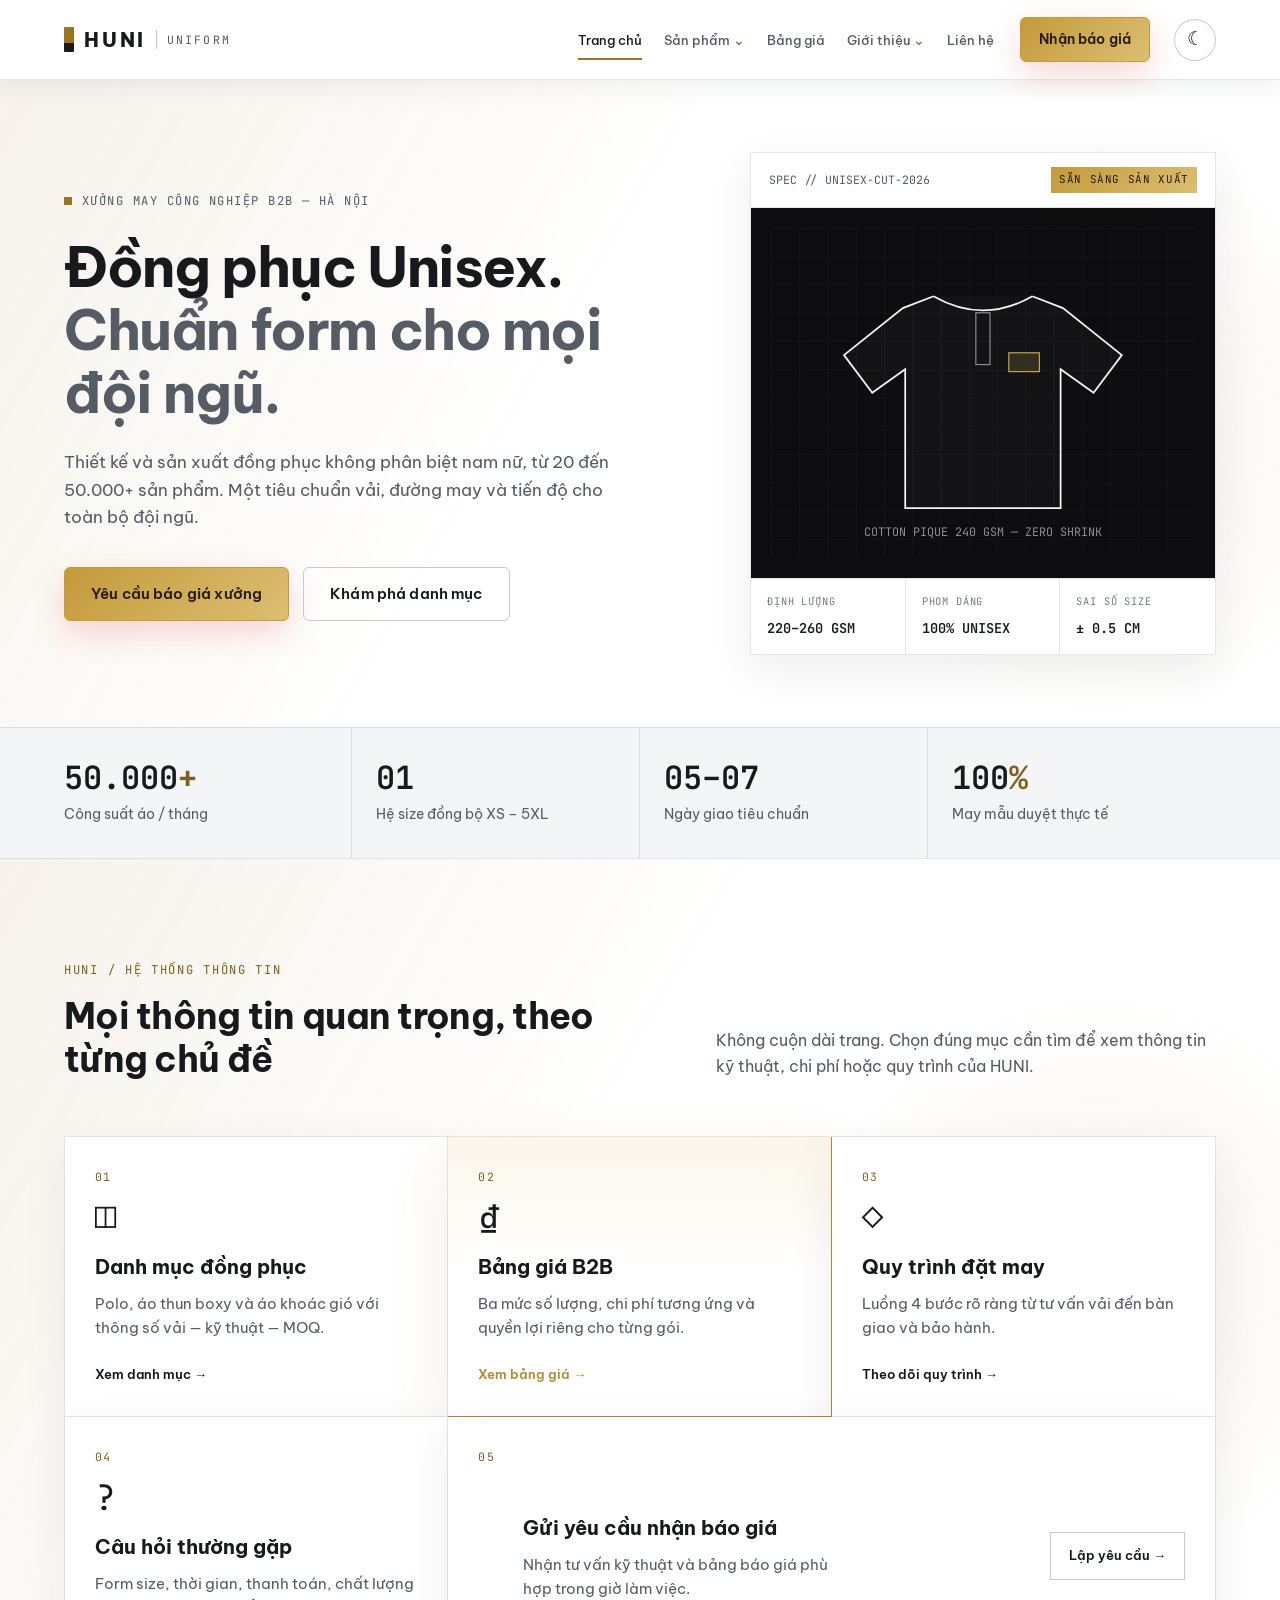
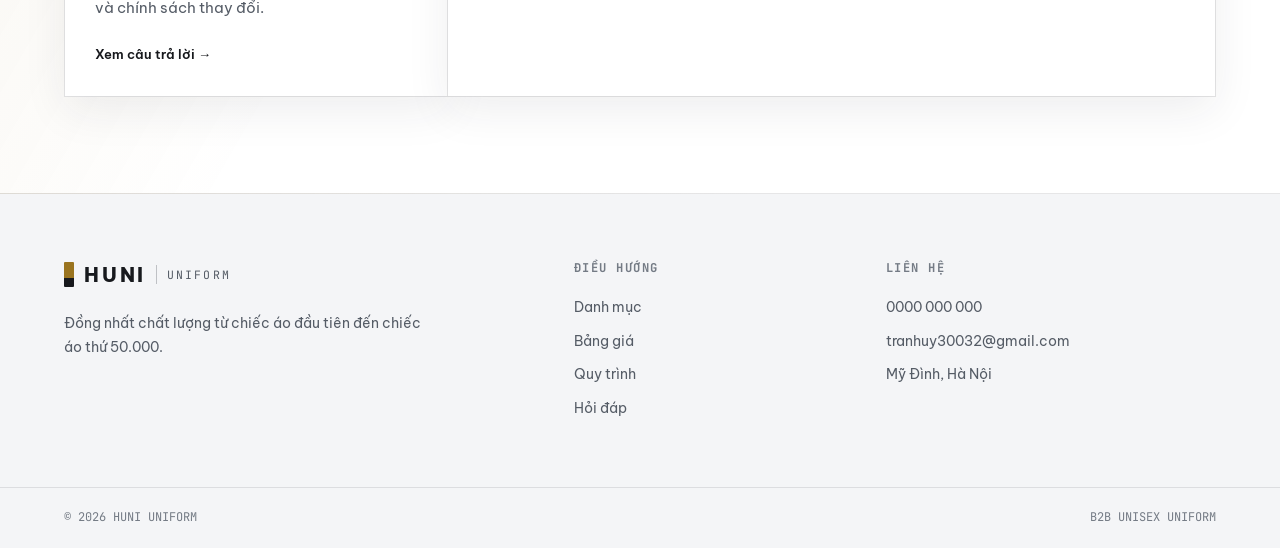
<file: index.html>
<!DOCTYPE html>
<html lang="vi">
<head>
  <meta charset="UTF-8">
  <meta name="viewport" content="width=device-width, initial-scale=1.0">
  <meta name="description" content="HUNI UNIFORM - xưởng may đồng phục Unisex số lượng lớn cho doanh nghiệp, trường học và tổ chức.">
  <title>HUNI UNIFORM — Đồng phục Unisex số lượng lớn</title>
  <link rel="preconnect" href="https://fonts.googleapis.com">
  <link rel="preconnect" href="https://fonts.gstatic.com" crossorigin>
  <link href="https://fonts.googleapis.com/css2?family=Be+Vietnam+Pro:wght@300;400;500;600;700;800&family=JetBrains+Mono:wght@400;500;600&display=swap" rel="stylesheet">
  <link rel="stylesheet" href="style.css">
</head>
<body>
  <header class="site-header">
    <div class="container header-inner">
      <a href="index.html" class="brand" aria-label="Trang chủ HUNI UNIFORM">
        <span class="brand-mark" aria-hidden="true"></span><span class="brand-name">HUNI</span><span class="brand-sub">UNIFORM</span>
      </a>
      <input type="checkbox" id="nav-toggle" class="nav-toggle" aria-label="Mở menu điều hướng">
      <label for="nav-toggle" class="nav-toggle-label" aria-hidden="true"><span></span><span></span></label>
      <nav class="main-nav" aria-label="Điều hướng chính">
        <ul class="nav-list">
          <li><a class="active" href="index.html">Trang chủ</a></li>
          <li class="nav-dropdown">
            <a href="danh-muc.html">Sản phẩm <span class="nav-chevron">⌄</span></a>
            <div class="dropdown-panel">
              <a href="danh-muc.html#polo"><span>01</span>Polo doanh nghiệp</a>
              <a href="danh-muc.html#tshirt"><span>02</span>Áo thun cổ tròn</a>
              <a href="danh-muc.html#jacket"><span>03</span>Áo khoác gió</a>
              <a href="danh-muc.html#tap-de"><span>04</span>Tạp dề & bảo hộ nhẹ</a>
            </div>
          </li>
          <li><a href="bang-gia.html">Bảng giá</a></li>
          <li class="nav-dropdown">
            <a href="quy-trinh.html">Giới thiệu <span class="nav-chevron">⌄</span></a>
            <div class="dropdown-panel dropdown-small">
              <a href="quy-trinh.html"><span>01</span>Quy trình đặt may</a>
              <a href="faq.html"><span>02</span>Hỏi đáp</a>
            </div>
          </li>
          <li><a href="bao-gia.html">Liên hệ</a></li>
        </ul>
        <a href="bao-gia.html" class="btn btn-primary btn-sm">Nhận báo giá</a>
      </nav>
      <button id="theme-toggle" class="theme-toggle" type="button" aria-label="Chuyển sang giao diện tối">☾</button>
    </div>
  </header>

  <main id="top">
    <section class="hero">
      <div class="container hero-grid">
        <div class="hero-content">
          <div class="eyebrow"><span class="mono-dot"></span><span>XƯỞNG MAY CÔNG NGHIỆP B2B — HÀ NỘI</span></div>
          <h1 class="hero-title">Đồng phục Unisex.<br><span class="text-muted">Chuẩn form cho mọi đội ngũ.</span></h1>
          <p class="hero-desc">Thiết kế và sản xuất đồng phục không phân biệt nam nữ, từ 20 đến 50.000+ sản phẩm. Một tiêu chuẩn vải, đường may và tiến độ cho toàn bộ đội ngũ.</p>
          <div class="hero-actions">
            <a href="bao-gia.html" class="btn btn-primary">Yêu cầu báo giá xưởng</a>
            <a href="danh-muc.html" class="btn btn-outline">Khám phá danh mục</a>
          </div>
        </div>
        <aside class="hero-visual" aria-label="Thông số kỹ thuật rập Unisex HUNI">
          <div class="spec-card">
            <div class="spec-header"><span class="mono">SPEC // UNISEX-CUT-2026</span><span class="badge-live">SẴN SÀNG SẢN XUẤT</span></div>
            <div class="blueprint-stage">
              <svg viewBox="0 0 360 280" class="garment-svg" role="img" aria-label="Bản vẽ kỹ thuật áo đồng phục form Unisex">
                <defs><pattern id="techGrid" width="24" height="24" patternUnits="userSpaceOnUse"><path d="M 24 0 L 0 0 0 24" fill="none" stroke="rgba(255,255,255,0.05)" stroke-width="1"/></pattern></defs>
                <rect width="360" height="280" fill="url(#techGrid)"/>
                <path d="M138 58 L112 68 L62 108 L86 140 L114 120 L114 238 L246 238 L246 120 L274 140 L298 108 L248 68 L222 58" fill="rgba(255,255,255,0.025)" stroke="#F4F3EF" stroke-width="1.5"/>
                <path d="M138 58 Q180 82 222 58" fill="none" stroke="#F4F3EF" stroke-width="1.5"/>
                <rect x="174" y="72" width="12" height="44" fill="none" stroke="rgba(244,243,239,0.55)" stroke-width="1"/>
                <rect x="202" y="106" width="26" height="16" fill="rgba(200,164,77,0.18)" stroke="#C8A44D" stroke-width="1"/>
                <text x="180" y="262" text-anchor="middle" fill="#8C8C96" font-family="JetBrains Mono, monospace" font-size="10">COTTON PIQUE 240 GSM — ZERO SHRINK</text>
              </svg>
            </div>
            <div class="spec-footer">
              <div><span class="spec-label">ĐỊNH LƯỢNG</span><strong class="mono">220–260 GSM</strong></div>
              <div><span class="spec-label">PHOM DÁNG</span><strong class="mono">100% UNISEX</strong></div>
              <div><span class="spec-label">SAI SỐ SIZE</span><strong class="mono">± 0.5 CM</strong></div>
            </div>
          </div>
        </aside>
      </div>

      <div class="metrics-strip">
        <div class="container metrics-grid">
          <div class="metric-item"><span class="metric-value">50.000<span class="accent">+</span></span><span class="metric-label">Công suất áo / tháng</span></div>
          <div class="metric-item"><span class="metric-value">01</span><span class="metric-label">Hệ size đồng bộ XS – 5XL</span></div>
          <div class="metric-item"><span class="metric-value">05–07</span><span class="metric-label">Ngày giao tiêu chuẩn</span></div>
          <div class="metric-item"><span class="metric-value">100<span class="accent">%</span></span><span class="metric-label">May mẫu duyệt thực tế</span></div>
        </div>
      </div>
    </section>

    <section class="section policy-hub">
      <div class="container">
        <div class="section-head">
          <div><span class="section-index">HUNI / HỆ THỐNG THÔNG TIN</span><h2 class="section-title">Mọi thông tin quan trọng, theo từng chủ đề</h2></div>
          <p class="section-lead">Không cuộn dài trang. Chọn đúng mục cần tìm để xem thông tin kỹ thuật, chi phí hoặc quy trình của HUNI.</p>
        </div>
        <div class="hub-grid">
          <a class="hub-card" href="danh-muc.html"><span class="hub-num mono">01</span><span class="hub-icon">◫</span><h3>Danh mục đồng phục</h3><p>Polo, áo thun boxy và áo khoác gió với thông số vải — kỹ thuật — MOQ.</p><span class="hub-link">Xem danh mục →</span></a>
          <a class="hub-card featured" href="bang-gia.html"><span class="hub-num mono">02</span><span class="hub-icon">₫</span><h3>Bảng giá B2B</h3><p>Ba mức số lượng, chi phí tương ứng và quyền lợi riêng cho từng gói.</p><span class="hub-link">Xem bảng giá →</span></a>
          <a class="hub-card" href="quy-trinh.html"><span class="hub-num mono">03</span><span class="hub-icon">◇</span><h3>Quy trình đặt may</h3><p>Luồng 4 bước rõ ràng từ tư vấn vải đến bàn giao và bảo hành.</p><span class="hub-link">Theo dõi quy trình →</span></a>
          <a class="hub-card" href="faq.html"><span class="hub-num mono">04</span><span class="hub-icon">?</span><h3>Câu hỏi thường gặp</h3><p>Form size, thời gian, thanh toán, chất lượng và chính sách thay đổi.</p><span class="hub-link">Xem câu trả lời →</span></a>
          <a class="hub-card hub-wide" href="bao-gia.html"><span class="hub-num mono">05</span><div><h3>Gửi yêu cầu nhận báo giá</h3><p>Nhận tư vấn kỹ thuật và bảng báo giá phù hợp trong giờ làm việc.</p></div><span class="hub-link">Lập yêu cầu →</span></a>
        </div>
      </div>
    </section>
  </main>

  <footer class="site-footer">
    <div class="container footer-grid">
      <div class="footer-brand"><a href="index.html" class="brand"><span class="brand-mark"></span><span class="brand-name">HUNI</span><span class="brand-sub">UNIFORM</span></a><p>Đồng nhất chất lượng từ chiếc áo đầu tiên đến chiếc áo thứ 50.000.</p></div>
      <div class="footer-col"><h4 class="mono">ĐIỀU HƯỚNG</h4><ul><li><a href="danh-muc.html">Danh mục</a></li><li><a href="bang-gia.html">Bảng giá</a></li><li><a href="quy-trinh.html">Quy trình</a></li><li><a href="faq.html">Hỏi đáp</a></li></ul></div>
      <div class="footer-col"><h4 class="mono">LIÊN HỆ</h4><ul><li><a href="tel:0000000000">0000 000 000</a></li><li><a href="mailto:tranhuy30032@gmail.com">tranhuy30032@gmail.com</a></li><li>Mỹ Đình, Hà Nội</li></ul></div>
    </div>
    <div class="footer-bottom"><div class="container footer-bottom-inner"><span class="mono">© 2026 HUNI UNIFORM</span><span class="mono">B2B UNISEX UNIFORM</span></div></div>
  </footer>
  <script src="theme.js"></script>
</body>
</html>
</file>
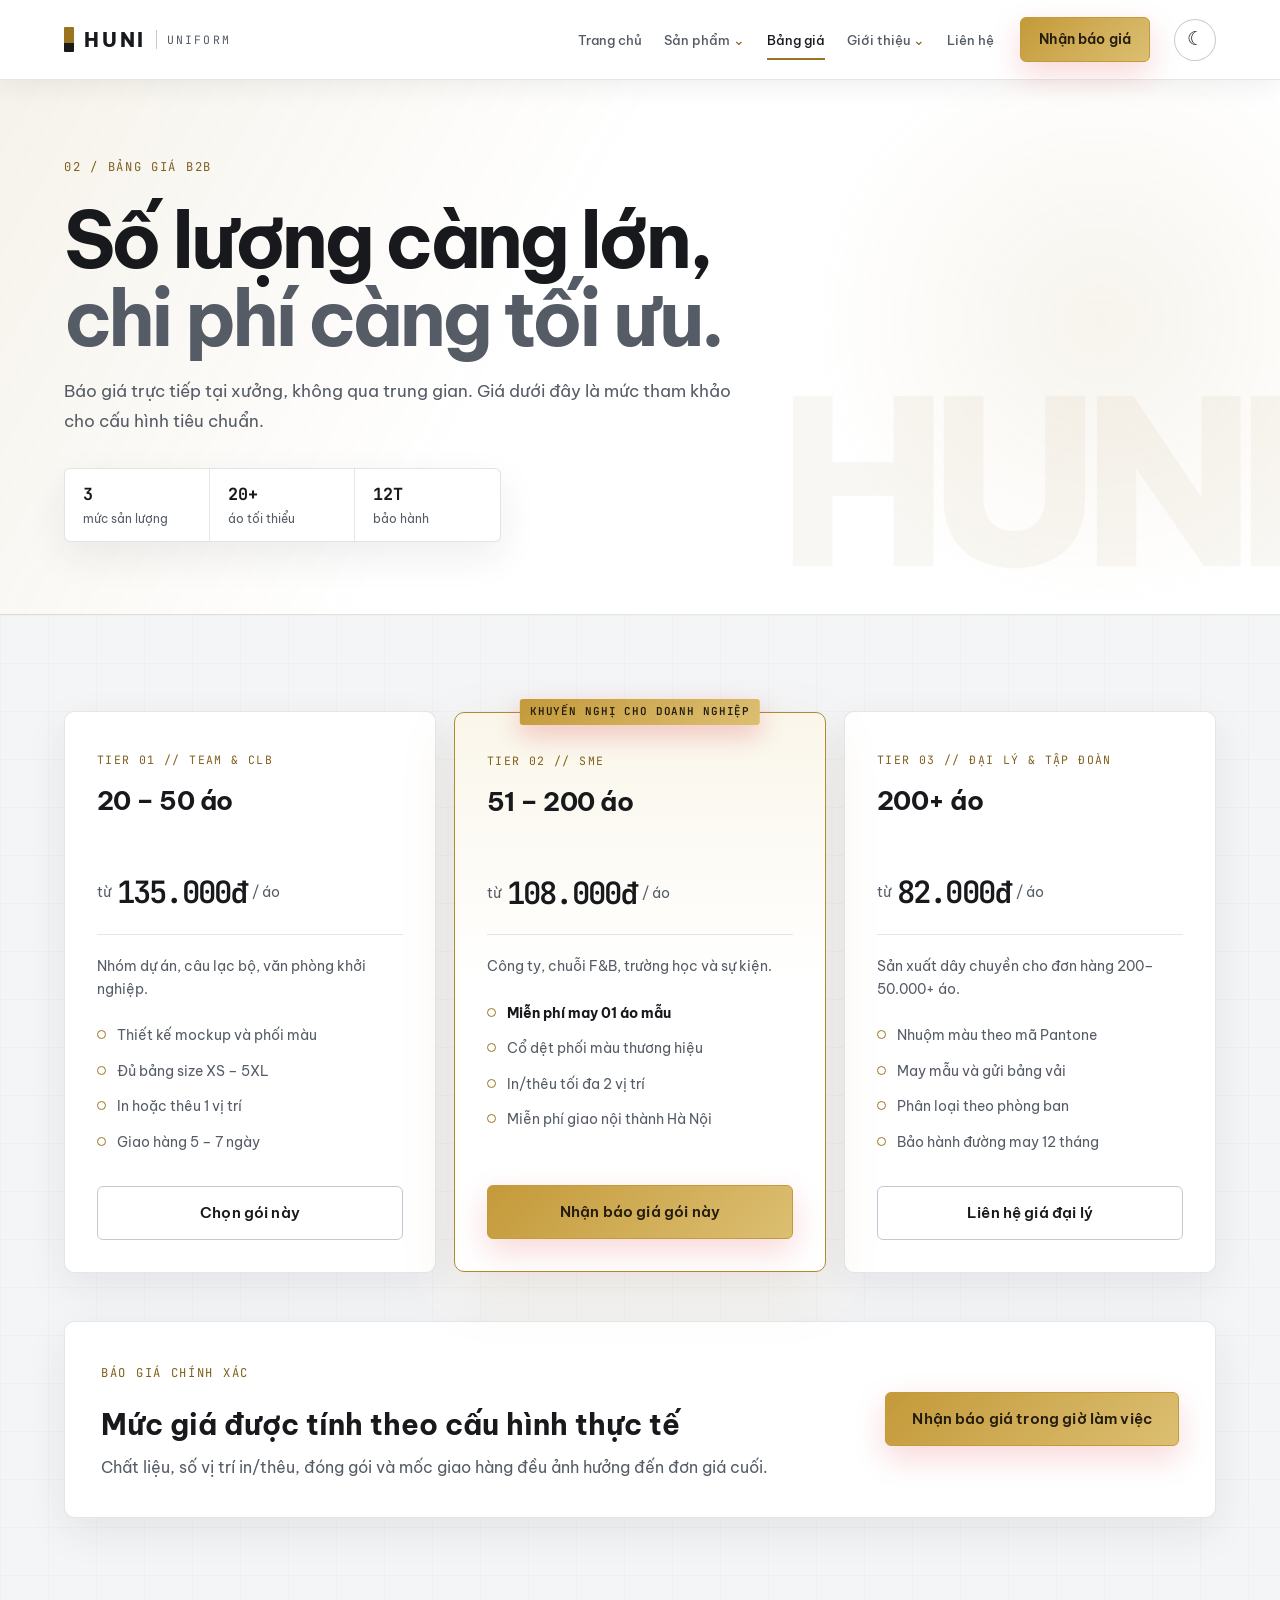
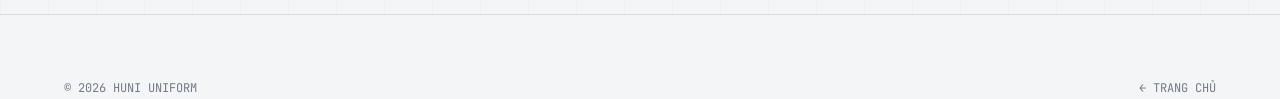
<file: bang-gia.html>
<!DOCTYPE html>
<html lang="vi">
<head><meta charset="UTF-8"><meta name="viewport" content="width=device-width, initial-scale=1.0"><title>Bảng giá B2B — HUNI UNIFORM</title><link rel="preconnect" href="https://fonts.googleapis.com"><link rel="preconnect" href="https://fonts.gstatic.com" crossorigin><link href="https://fonts.googleapis.com/css2?family=Be+Vietnam+Pro:wght@400;500;600;700;800&family=JetBrains+Mono:wght@400;500;600&display=swap" rel="stylesheet"><link rel="stylesheet" href="style.css"></head>
<body>
  <header class="site-header"><div class="container header-inner"><a href="index.html" class="brand"><span class="brand-mark"></span><span class="brand-name">HUNI</span><span class="brand-sub">UNIFORM</span></a><input type="checkbox" id="nav-toggle" class="nav-toggle"><label for="nav-toggle" class="nav-toggle-label"><span></span><span></span></label><nav class="main-nav"><ul class="nav-list"><li><a href="index.html">Trang chủ</a></li><li class="nav-dropdown"><a href="danh-muc.html">Sản phẩm <span class="nav-chevron">⌄</span></a><div class="dropdown-panel"><a href="danh-muc.html#polo"><span>01</span>Polo doanh nghiệp</a><a href="danh-muc.html#tshirt"><span>02</span>Áo thun cổ tròn</a><a href="danh-muc.html#jacket"><span>03</span>Áo khoác gió</a><a href="danh-muc.html#tap-de"><span>04</span>Tạp dề & bảo hộ nhẹ</a></div></li><li><a class="active" href="bang-gia.html">Bảng giá</a></li><li class="nav-dropdown"><a href="quy-trinh.html">Giới thiệu <span class="nav-chevron">⌄</span></a><div class="dropdown-panel dropdown-small"><a href="quy-trinh.html"><span>01</span>Quy trình đặt may</a><a href="faq.html"><span>02</span>Hỏi đáp</a></div></li><li><a href="bao-gia.html">Liên hệ</a></li></ul><a href="bao-gia.html" class="btn btn-primary btn-sm">Nhận báo giá</a>  </nav><button id="theme-toggle" class="theme-toggle" type="button" aria-label="Chuyển sang giao diện tối">☾</button></div></header>
  <main><section class="page-hero"><div class="container"><span class="section-index">02 / BẢNG GIÁ B2B</span><h1>Số lượng càng lớn,<br><span>chi phí càng tối ưu.</span></h1><p>Báo giá trực tiếp tại xưởng, không qua trung gian. Giá dưới đây là mức tham khảo cho cấu hình tiêu chuẩn.</p><div class="hero-proof"><span><strong>3</strong> mức sản lượng</span><span><strong>20+</strong> áo tối thiểu</span><span><strong>12T</strong> bảo hành</span></div></div></section>
  <section class="section section-alt"><div class="container"><div class="pricing-grid">
    <article class="price-card"><div class="price-tier mono">TIER 01 // TEAM & CLB</div><h2 class="price-volume">20 – 50 áo</h2><div class="price-amount"><span class="currency">từ</span><strong>135.000đ</strong><span class="unit">/ áo</span></div><p class="price-note">Nhóm dự án, câu lạc bộ, văn phòng khởi nghiệp.</p><ul class="feature-list"><li>Thiết kế mockup và phối màu</li><li>Đủ bảng size XS – 5XL</li><li>In hoặc thêu 1 vị trí</li><li>Giao hàng 5 – 7 ngày</li></ul><a href="bao-gia.html" class="btn btn-outline btn-full">Chọn gói này</a></article>
    <article class="price-card price-featured"><div class="featured-ribbon mono">KHUYẾN NGHỊ CHO DOANH NGHIỆP</div><div class="price-tier mono">TIER 02 // SME</div><h2 class="price-volume">51 – 200 áo</h2><div class="price-amount"><span class="currency">từ</span><strong>108.000đ</strong><span class="unit">/ áo</span></div><p class="price-note">Công ty, chuỗi F&B, trường học và sự kiện.</p><ul class="feature-list"><li><strong>Miễn phí may 01 áo mẫu</strong></li><li>Cổ dệt phối màu thương hiệu</li><li>In/thêu tối đa 2 vị trí</li><li>Miễn phí giao nội thành Hà Nội</li></ul><a href="bao-gia.html" class="btn btn-primary btn-full">Nhận báo giá gói này</a></article>
    <article class="price-card"><div class="price-tier mono">TIER 03 // ĐẠI LÝ & TẬP ĐOÀN</div><h2 class="price-volume">200+ áo</h2><div class="price-amount"><span class="currency">từ</span><strong>82.000đ</strong><span class="unit">/ áo</span></div><p class="price-note">Sản xuất dây chuyền cho đơn hàng 200–50.000+ áo.</p><ul class="feature-list"><li>Nhuộm màu theo mã Pantone</li><li>May mẫu và gửi bảng vải</li><li>Phân loại theo phòng ban</li><li>Bảo hành đường may 12 tháng</li></ul><a href="bao-gia.html" class="btn btn-outline btn-full">Liên hệ giá đại lý</a></article>
  </div><div class="page-cta"><div><span class="section-index">BÁO GIÁ CHÍNH XÁC</span><h2>Mức giá được tính theo cấu hình thực tế</h2><p>Chất liệu, số vị trí in/thêu, đóng gói và mốc giao hàng đều ảnh hưởng đến đơn giá cuối.</p></div><a href="bao-gia.html" class="btn btn-primary">Nhận báo giá trong giờ làm việc</a></div></div></section></main>
  <footer class="site-footer"><div class="container footer-bottom-inner"><span class="mono">© 2026 HUNI UNIFORM</span><a class="mono" href="index.html">← TRANG CHỦ</a></div></footer>
  <script src="theme.js"></script>
</body></html>
</file>
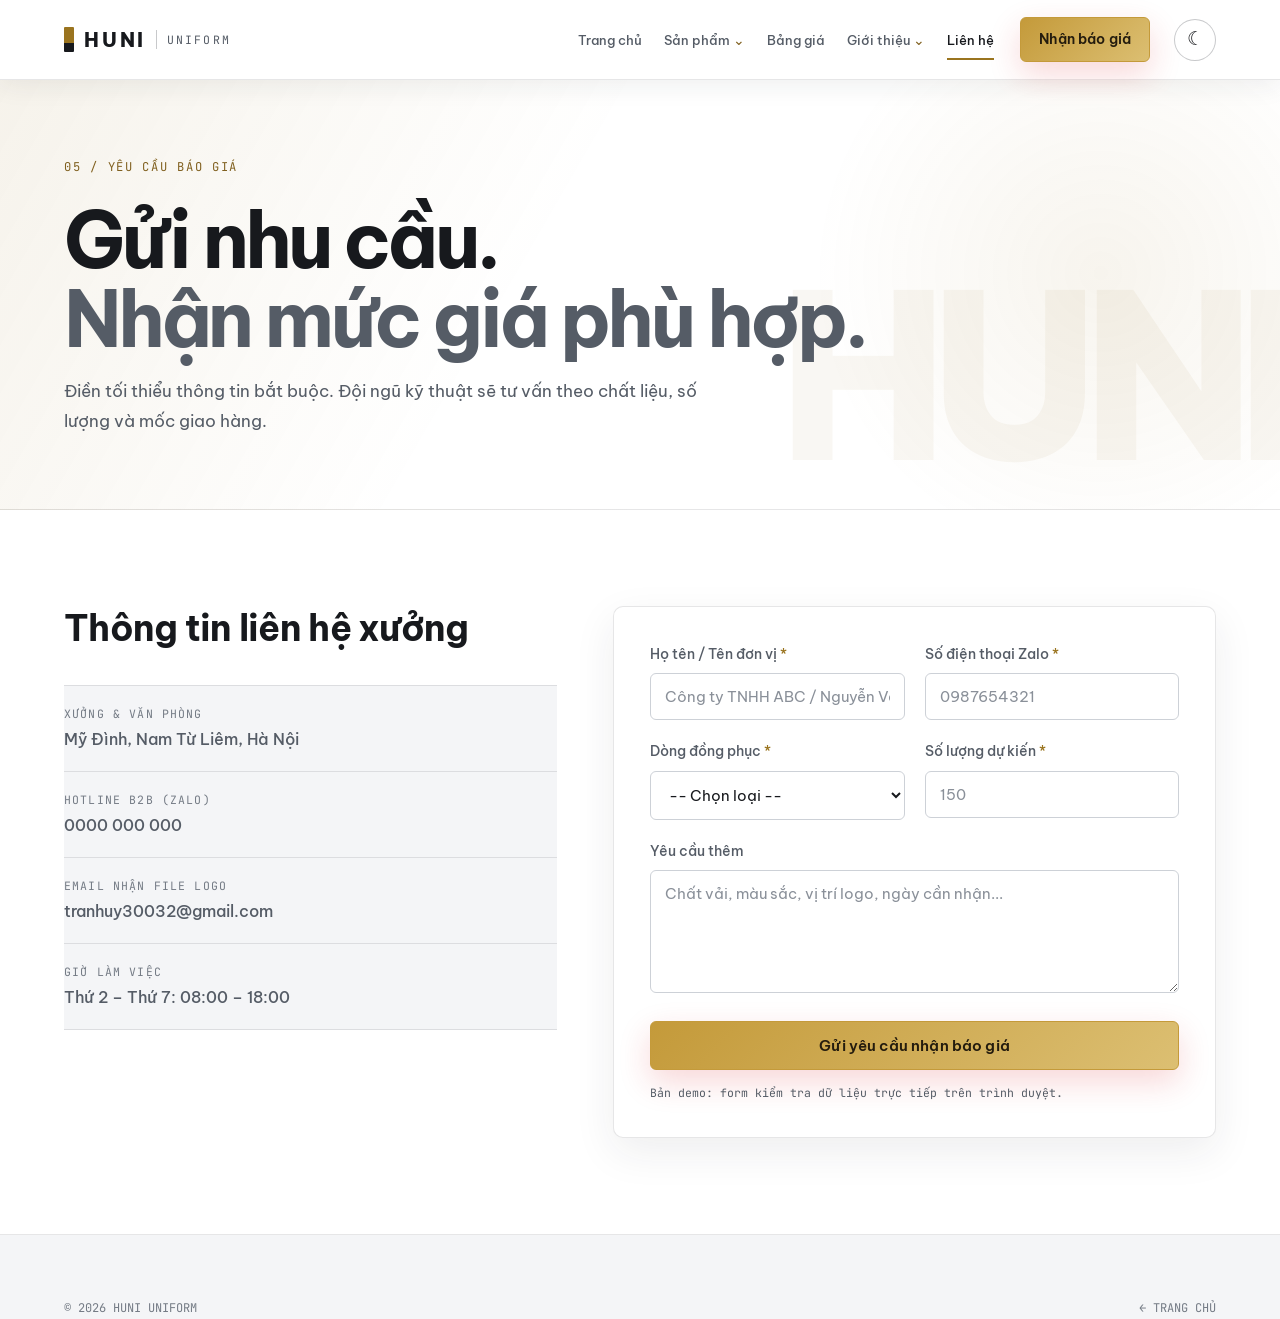
<file: bao-gia.html>
<!DOCTYPE html>
<html lang="vi">
<head><meta charset="UTF-8"><meta name="viewport" content="width=device-width, initial-scale=1.0"><title>Yêu cầu báo giá — HUNI UNIFORM</title><link rel="preconnect" href="https://fonts.googleapis.com"><link rel="preconnect" href="https://fonts.gstatic.com" crossorigin><link href="https://fonts.googleapis.com/css2?family=Be+Vietnam+Pro:wght@400;500;600;700;800&family=JetBrains+Mono:wght@400;500;600&display=swap" rel="stylesheet"><link rel="stylesheet" href="style.css"></head>
<body>
  <header class="site-header"><div class="container header-inner"><a href="index.html" class="brand"><span class="brand-mark"></span><span class="brand-name">HUNI</span><span class="brand-sub">UNIFORM</span></a><input type="checkbox" id="nav-toggle" class="nav-toggle"><label for="nav-toggle" class="nav-toggle-label"><span></span><span></span></label><nav class="main-nav"><ul class="nav-list"><li><a href="index.html">Trang chủ</a></li><li class="nav-dropdown"><a href="danh-muc.html">Sản phẩm <span class="nav-chevron">⌄</span></a><div class="dropdown-panel"><a href="danh-muc.html#polo"><span>01</span>Polo doanh nghiệp</a><a href="danh-muc.html#tshirt"><span>02</span>Áo thun cổ tròn</a><a href="danh-muc.html#jacket"><span>03</span>Áo khoác gió</a><a href="danh-muc.html#tap-de"><span>04</span>Tạp dề & bảo hộ nhẹ</a></div></li><li><a href="bang-gia.html">Bảng giá</a></li><li class="nav-dropdown"><a href="quy-trinh.html">Giới thiệu <span class="nav-chevron">⌄</span></a><div class="dropdown-panel dropdown-small"><a href="quy-trinh.html"><span>01</span>Quy trình đặt may</a><a href="faq.html"><span>02</span>Hỏi đáp</a></div></li><li><a class="active" href="bao-gia.html">Liên hệ</a></li></ul><a href="bao-gia.html" class="btn btn-primary btn-sm">Nhận báo giá</a>  </nav><button id="theme-toggle" class="theme-toggle" type="button" aria-label="Chuyển sang giao diện tối">☾</button></div></header>
  <main><section class="page-hero"><div class="container"><span class="section-index">05 / YÊU CẦU BÁO GIÁ</span><h1>Gửi nhu cầu.<br><span>Nhận mức giá phù hợp.</span></h1><p>Điền tối thiểu thông tin bắt buộc. Đội ngũ kỹ thuật sẽ tư vấn theo chất liệu, số lượng và mốc giao hàng.</p></div></section>
  <section class="section"><div class="container contact-grid"><div class="contact-info"><h2 class="section-title">Thông tin liên hệ xưởng</h2><dl class="info-list"><div><dt class="mono">XƯỞNG & VĂN PHÒNG</dt><dd>Mỹ Đình, Nam Từ Liêm, Hà Nội</dd></div><div><dt class="mono">HOTLINE B2B (ZALO)</dt><dd><a href="tel:0000000000">0000 000 000</a></dd></div><div><dt class="mono">EMAIL NHẬN FILE LOGO</dt><dd><a href="mailto:tranhuy30032@gmail.com">tranhuy30032@gmail.com</a></dd></div><div><dt class="mono">GIỜ LÀM VIỆC</dt><dd>Thứ 2 – Thứ 7: 08:00 – 18:00</dd></div></dl></div>
  <form class="quote-form" action="#top" method="get"><div class="form-row"><div class="form-group"><label for="fullname">Họ tên / Tên đơn vị <span class="req">*</span></label><input type="text" id="fullname" name="fullname" placeholder="Công ty TNHH ABC / Nguyễn Văn A" required></div><div class="form-group"><label for="phone">Số điện thoại Zalo <span class="req">*</span></label><input type="tel" id="phone" name="phone" pattern="[0-9]{9,11}" placeholder="0987654321" required></div></div><div class="form-row"><div class="form-group"><label for="product-type">Dòng đồng phục <span class="req">*</span></label><select id="product-type" name="product_type" required><option value="">-- Chọn loại --</option><option>Polo Unisex Doanh Nghiệp</option><option>Áo Thun Cổ Tròn Unisex</option><option>Áo Khoác Gió 2 Lớp</option><option>Đặt nhiều dòng / Tùy chỉnh</option></select></div><div class="form-group"><label for="quantity">Số lượng dự kiến <span class="req">*</span></label><input type="number" id="quantity" name="quantity" min="20" max="100000" placeholder="150" required></div></div><div class="form-group"><label for="notes">Yêu cầu thêm</label><textarea id="notes" name="notes" rows="5" placeholder="Chất vải, màu sắc, vị trí logo, ngày cần nhận..."></textarea></div><button type="submit" class="btn btn-primary btn-full">Gửi yêu cầu nhận báo giá</button><p class="form-disclaimer mono">Bản demo: form kiểm tra dữ liệu trực tiếp trên trình duyệt.</p></form>
  </div></section></main>
  <footer class="site-footer"><div class="container footer-bottom-inner"><span class="mono">© 2026 HUNI UNIFORM</span><a class="mono" href="index.html">← TRANG CHỦ</a></div></footer>
  <script src="theme.js"></script>
</body></html>
</file>
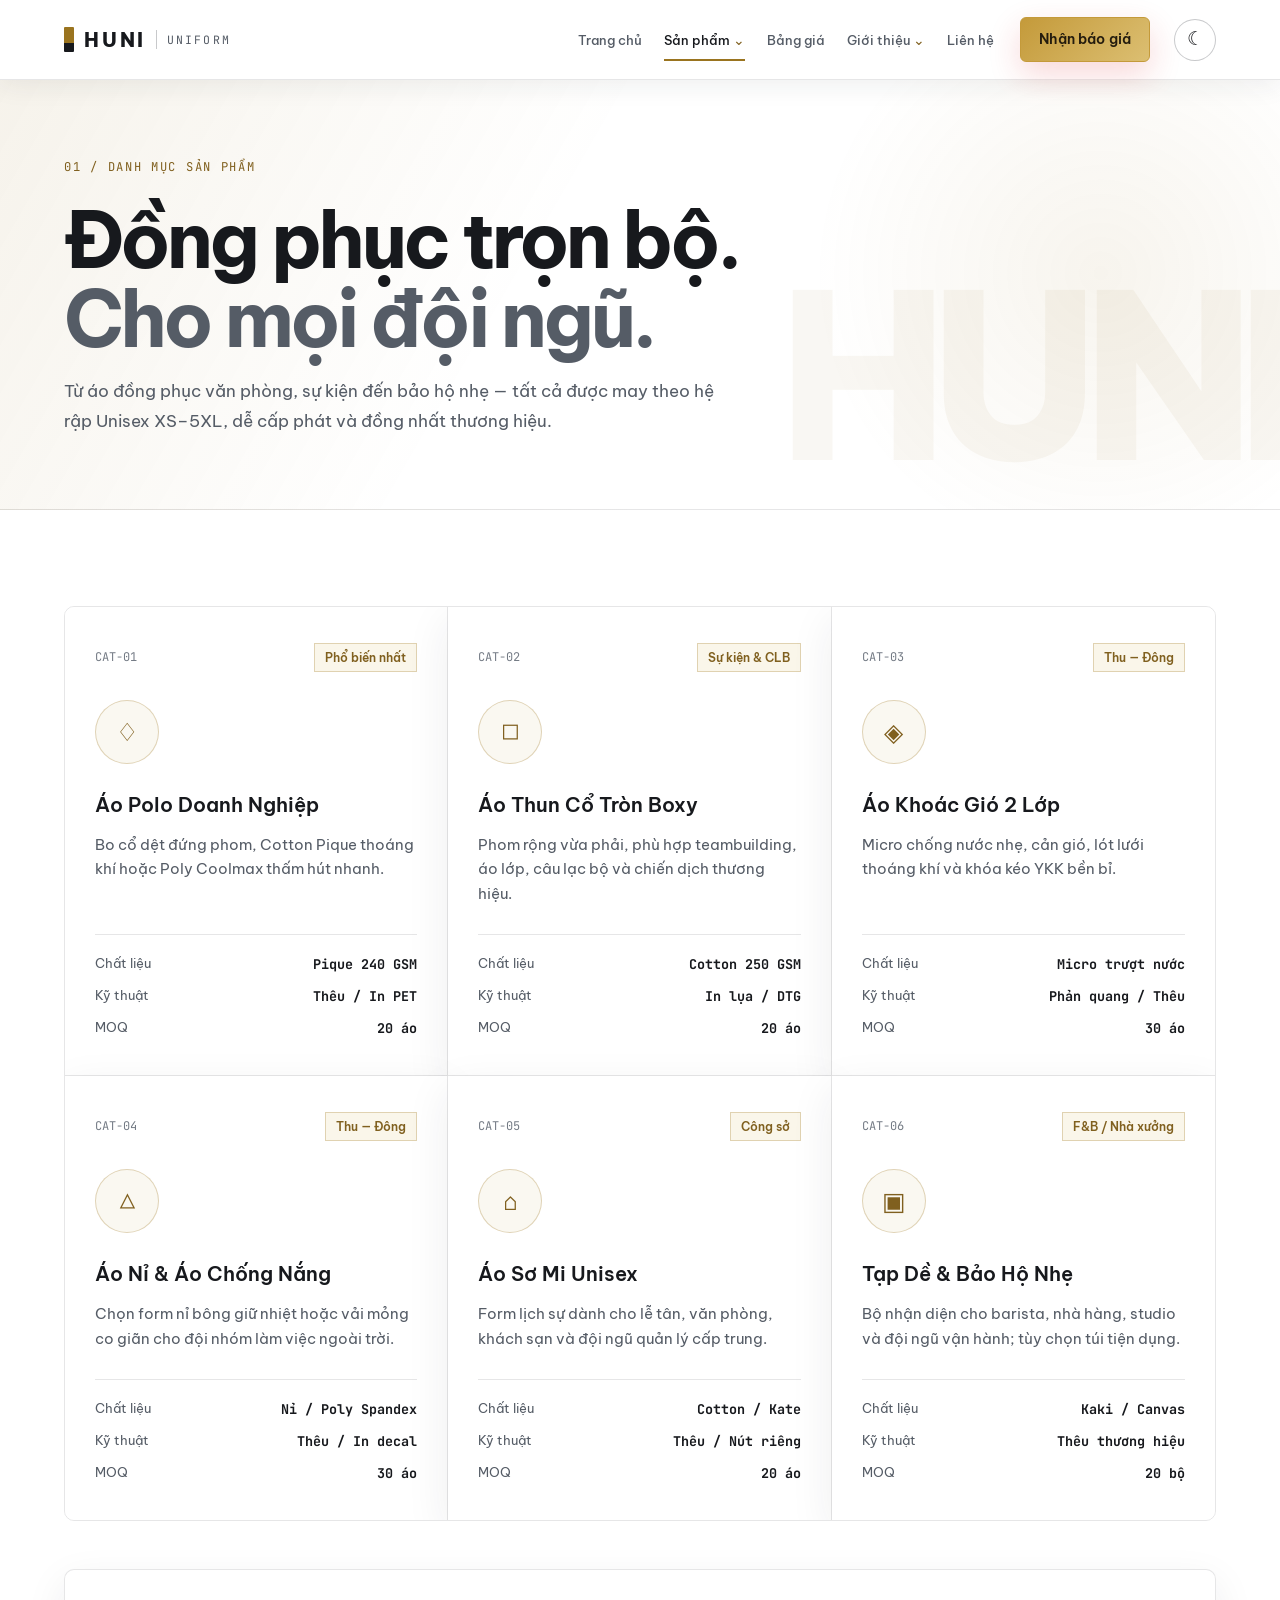
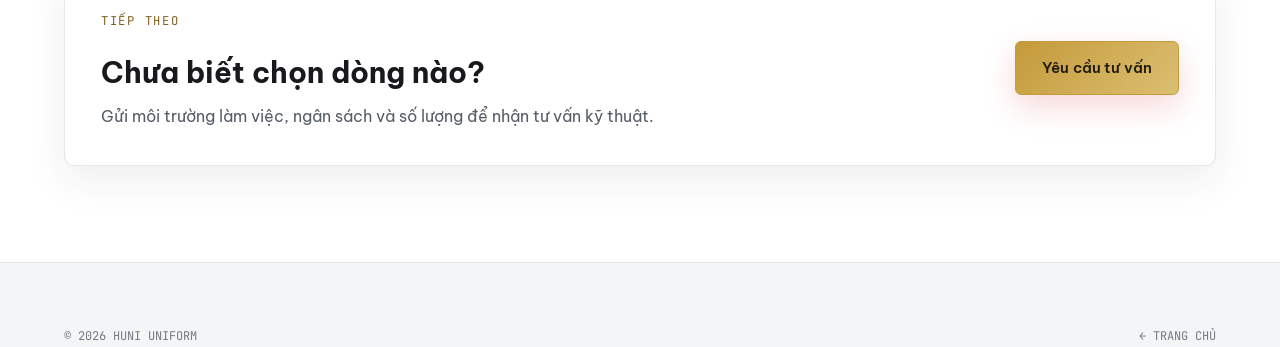
<file: danh-muc.html>
<!DOCTYPE html>
<html lang="vi">
<head>
  <meta charset="UTF-8"><meta name="viewport" content="width=device-width, initial-scale=1.0">
  <title>Danh mục đồng phục — HUNI UNIFORM</title>
  <link rel="preconnect" href="https://fonts.googleapis.com"><link rel="preconnect" href="https://fonts.gstatic.com" crossorigin>
  <link href="https://fonts.googleapis.com/css2?family=Be+Vietnam+Pro:wght@400;500;600;700;800&family=JetBrains+Mono:wght@400;500;600&display=swap" rel="stylesheet">
  <link rel="stylesheet" href="style.css">
</head>
<body>
  <header class="site-header"><div class="container header-inner">
    <a href="index.html" class="brand"><span class="brand-mark"></span><span class="brand-name">HUNI</span><span class="brand-sub">UNIFORM</span></a>
    <input type="checkbox" id="nav-toggle" class="nav-toggle"><label for="nav-toggle" class="nav-toggle-label"><span></span><span></span></label>
    <nav class="main-nav"><ul class="nav-list"><li><a href="index.html">Trang chủ</a></li><li class="nav-dropdown"><a class="active" href="danh-muc.html">Sản phẩm <span class="nav-chevron">⌄</span></a><div class="dropdown-panel"><a href="#polo"><span>01</span>Polo doanh nghiệp</a><a href="#tshirt"><span>02</span>Áo thun cổ tròn</a><a href="#jacket"><span>03</span>Áo khoác gió</a><a href="#tap-de"><span>04</span>Tạp dề & bảo hộ nhẹ</a></div></li><li><a href="bang-gia.html">Bảng giá</a></li><li class="nav-dropdown"><a href="quy-trinh.html">Giới thiệu <span class="nav-chevron">⌄</span></a><div class="dropdown-panel dropdown-small"><a href="quy-trinh.html"><span>01</span>Quy trình đặt may</a><a href="faq.html"><span>02</span>Hỏi đáp</a></div></li><li><a href="bao-gia.html">Liên hệ</a></li></ul><a href="bao-gia.html" class="btn btn-primary btn-sm">Nhận báo giá</a></nav>
    <button id="theme-toggle" class="theme-toggle" type="button" aria-label="Chuyển sang giao diện tối">☾</button>
  </div></header>
  <main>
    <section class="page-hero"><div class="container"><span class="section-index">01 / DANH MỤC SẢN PHẨM</span><h1>Đồng phục trọn bộ.<br><span>Cho mọi đội ngũ.</span></h1><p>Từ áo đồng phục văn phòng, sự kiện đến bảo hộ nhẹ — tất cả được may theo hệ rập Unisex XS–5XL, dễ cấp phát và đồng nhất thương hiệu.</p></div></section>
    <section class="section"><div class="container"><div class="catalog-grid">
      <article class="catalog-card" id="polo"><div class="card-top"><span class="mono card-code">CAT-01</span><span class="card-tag">Phổ biến nhất</span></div><div class="card-icon" aria-hidden="true">♢</div><h3>Áo Polo Doanh Nghiệp</h3><p>Bo cổ dệt đứng phom, Cotton Pique thoáng khí hoặc Poly Coolmax thấm hút nhanh.</p><ul class="spec-list"><li><span>Chất liệu</span><strong class="mono">Pique 240 GSM</strong></li><li><span>Kỹ thuật</span><strong class="mono">Thêu / In PET</strong></li><li><span>MOQ</span><strong class="mono">20 áo</strong></li></ul></article>
      <article class="catalog-card" id="tshirt"><div class="card-top"><span class="mono card-code">CAT-02</span><span class="card-tag">Sự kiện & CLB</span></div><div class="card-icon" aria-hidden="true">□</div><h3>Áo Thun Cổ Tròn Boxy</h3><p>Phom rộng vừa phải, phù hợp teambuilding, áo lớp, câu lạc bộ và chiến dịch thương hiệu.</p><ul class="spec-list"><li><span>Chất liệu</span><strong class="mono">Cotton 250 GSM</strong></li><li><span>Kỹ thuật</span><strong class="mono">In lụa / DTG</strong></li><li><span>MOQ</span><strong class="mono">20 áo</strong></li></ul></article>
      <article class="catalog-card" id="jacket"><div class="card-top"><span class="mono card-code">CAT-03</span><span class="card-tag">Thu — Đông</span></div><div class="card-icon" aria-hidden="true">◈</div><h3>Áo Khoác Gió 2 Lớp</h3><p>Micro chống nước nhẹ, cản gió, lót lưới thoáng khí và khóa kéo YKK bền bỉ.</p><ul class="spec-list"><li><span>Chất liệu</span><strong class="mono">Micro trượt nước</strong></li><li><span>Kỹ thuật</span><strong class="mono">Phản quang / Thêu</strong></li><li><span>MOQ</span><strong class="mono">30 áo</strong></li></ul></article>
      <article class="catalog-card" id="sweater"><div class="card-top"><span class="mono card-code">CAT-04</span><span class="card-tag">Thu — Đông</span></div><div class="card-icon" aria-hidden="true">△</div><h3>Áo Nỉ & Áo Chống Nắng</h3><p>Chọn form nỉ bông giữ nhiệt hoặc vải mỏng co giãn cho đội nhóm làm việc ngoài trời.</p><ul class="spec-list"><li><span>Chất liệu</span><strong class="mono">Nỉ / Poly Spandex</strong></li><li><span>Kỹ thuật</span><strong class="mono">Thêu / In decal</strong></li><li><span>MOQ</span><strong class="mono">30 áo</strong></li></ul></article>
      <article class="catalog-card" id="shirt"><div class="card-top"><span class="mono card-code">CAT-05</span><span class="card-tag">Công sở</span></div><div class="card-icon" aria-hidden="true">⌂</div><h3>Áo Sơ Mi Unisex</h3><p>Form lịch sự dành cho lễ tân, văn phòng, khách sạn và đội ngũ quản lý cấp trung.</p><ul class="spec-list"><li><span>Chất liệu</span><strong class="mono">Cotton / Kate</strong></li><li><span>Kỹ thuật</span><strong class="mono">Thêu / Nút riêng</strong></li><li><span>MOQ</span><strong class="mono">20 áo</strong></li></ul></article>
      <article class="catalog-card" id="tap-de"><div class="card-top"><span class="mono card-code">CAT-06</span><span class="card-tag">F&B / Nhà xưởng</span></div><div class="card-icon" aria-hidden="true">▣</div><h3>Tạp Dề & Bảo Hộ Nhẹ</h3><p>Bộ nhận diện cho barista, nhà hàng, studio và đội ngũ vận hành; tùy chọn túi tiện dụng.</p><ul class="spec-list"><li><span>Chất liệu</span><strong class="mono">Kaki / Canvas</strong></li><li><span>Kỹ thuật</span><strong class="mono">Thêu thương hiệu</strong></li><li><span>MOQ</span><strong class="mono">20 bộ</strong></li></ul></article>
    </div><div class="page-cta"><div><span class="section-index">TIẾP THEO</span><h2>Chưa biết chọn dòng nào?</h2><p>Gửi môi trường làm việc, ngân sách và số lượng để nhận tư vấn kỹ thuật.</p></div><a href="bao-gia.html" class="btn btn-primary">Yêu cầu tư vấn</a></div></div></section>
  </main>
  <footer class="site-footer"><div class="container footer-bottom-inner"><span class="mono">© 2026 HUNI UNIFORM</span><a class="mono" href="index.html">← TRANG CHỦ</a></div></footer>
  <script src="theme.js"></script>
</body>
</html>
</file>
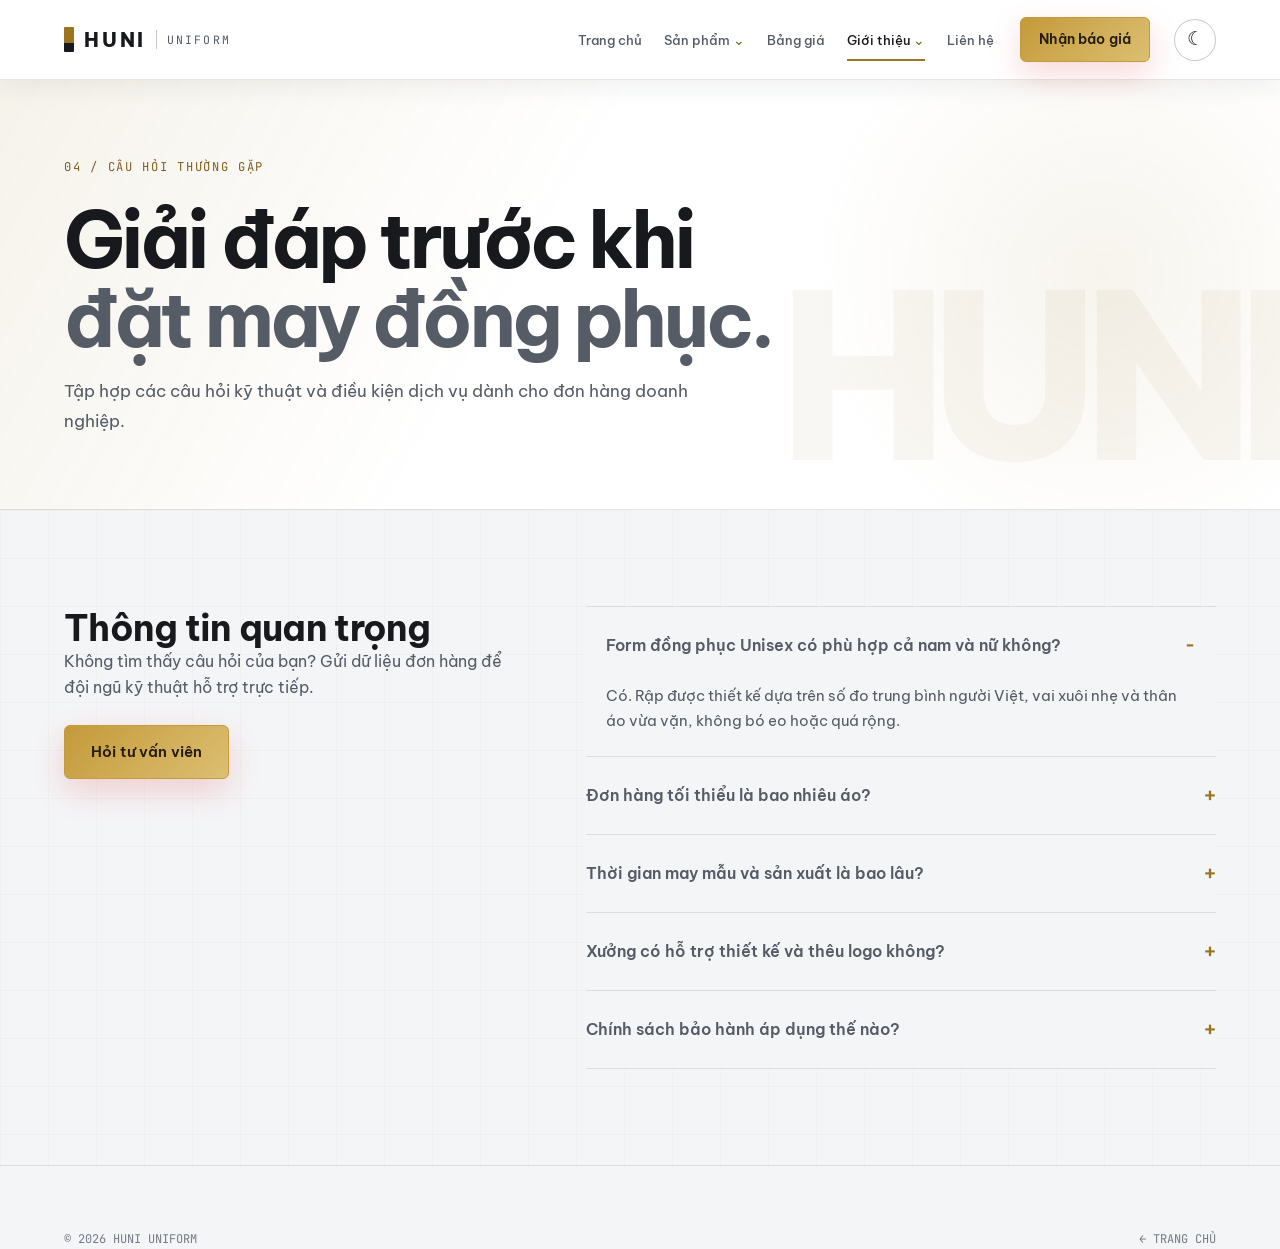
<file: faq.html>
<!DOCTYPE html>
<html lang="vi">
<head><meta charset="UTF-8"><meta name="viewport" content="width=device-width, initial-scale=1.0"><title>Hỏi đáp — HUNI UNIFORM</title><link rel="preconnect" href="https://fonts.googleapis.com"><link rel="preconnect" href="https://fonts.gstatic.com" crossorigin><link href="https://fonts.googleapis.com/css2?family=Be+Vietnam+Pro:wght@400;500;600;700;800&family=JetBrains+Mono:wght@400;500;600&display=swap" rel="stylesheet"><link rel="stylesheet" href="style.css"></head>
<body>
  <header class="site-header"><div class="container header-inner"><a href="index.html" class="brand"><span class="brand-mark"></span><span class="brand-name">HUNI</span><span class="brand-sub">UNIFORM</span></a><input type="checkbox" id="nav-toggle" class="nav-toggle"><label for="nav-toggle" class="nav-toggle-label"><span></span><span></span></label><nav class="main-nav"><ul class="nav-list"><li><a href="index.html">Trang chủ</a></li><li class="nav-dropdown"><a href="danh-muc.html">Sản phẩm <span class="nav-chevron">⌄</span></a><div class="dropdown-panel"><a href="danh-muc.html#polo"><span>01</span>Polo doanh nghiệp</a><a href="danh-muc.html#tshirt"><span>02</span>Áo thun cổ tròn</a><a href="danh-muc.html#jacket"><span>03</span>Áo khoác gió</a><a href="danh-muc.html#tap-de"><span>04</span>Tạp dề & bảo hộ nhẹ</a></div></li><li><a href="bang-gia.html">Bảng giá</a></li><li class="nav-dropdown"><a class="active" href="quy-trinh.html">Giới thiệu <span class="nav-chevron">⌄</span></a><div class="dropdown-panel dropdown-small"><a href="quy-trinh.html"><span>01</span>Quy trình đặt may</a><a href="faq.html"><span>02</span>Hỏi đáp</a></div></li><li><a href="bao-gia.html">Liên hệ</a></li></ul><a href="bao-gia.html" class="btn btn-primary btn-sm">Nhận báo giá</a>  </nav><button id="theme-toggle" class="theme-toggle" type="button" aria-label="Chuyển sang giao diện tối">☾</button></div></header>
  <main><section class="page-hero"><div class="container"><span class="section-index">04 / CÂU HỎI THƯỜNG GẶP</span><h1>Giải đáp trước khi<br><span>đặt may đồng phục.</span></h1><p>Tập hợp các câu hỏi kỹ thuật và điều kiện dịch vụ dành cho đơn hàng doanh nghiệp.</p></div></section>
  <section class="section section-alt"><div class="container faq-layout"><div class="faq-intro"><h2 class="section-title">Thông tin quan trọng</h2><p class="section-lead">Không tìm thấy câu hỏi của bạn? Gửi dữ liệu đơn hàng để đội ngũ kỹ thuật hỗ trợ trực tiếp.</p><a href="bao-gia.html" class="btn btn-primary" style="margin-top:24px">Hỏi tư vấn viên</a></div><div class="faq-list">
    <details class="faq-item" open><summary>Form đồng phục Unisex có phù hợp cả nam và nữ không?</summary><p>Có. Rập được thiết kế dựa trên số đo trung bình người Việt, vai xuôi nhẹ và thân áo vừa vặn, không bó eo hoặc quá rộng.</p></details>
    <details class="faq-item"><summary>Đơn hàng tối thiểu là bao nhiêu áo?</summary><p>Tối thiểu 20 áo đối với Polo và áo thun; áo khoác gió tối thiểu 30 áo. Đơn hàng 200 áo trở lên được áp dụng giá theo dây chuyền.</p></details>
    <details class="faq-item"><summary>Thời gian may mẫu và sản xuất là bao lâu?</summary><p>May mẫu mất 2–3 ngày làm việc. Thời gian sản xuất tiêu chuẩn 5–7 ngày với đơn 20–200 áo và có thể rút ngắn khi thống nhất trước.</p></details>
    <details class="faq-item"><summary>Xưởng có hỗ trợ thiết kế và thêu logo không?</summary><p>Có. HUNI hỗ trợ mockup 2D, tư vấn vị trí in/thêu và dựng bản kỹ thuật trước khi may hàng loạt.</p></details>
    <details class="faq-item"><summary>Chính sách bảo hành áp dụng thế nào?</summary><p>Bảo hành đường may và kỹ thuật in/thêu 12 tháng. Lỗi phát sinh do xưởng được sửa hoặc thay mới theo thỏa thuận hợp đồng.</p></details>
  </div></div></section></main>
  <footer class="site-footer"><div class="container footer-bottom-inner"><span class="mono">© 2026 HUNI UNIFORM</span><a class="mono" href="index.html">← TRANG CHỦ</a></div></footer>
  <script src="theme.js"></script>
</body></html>
</file>
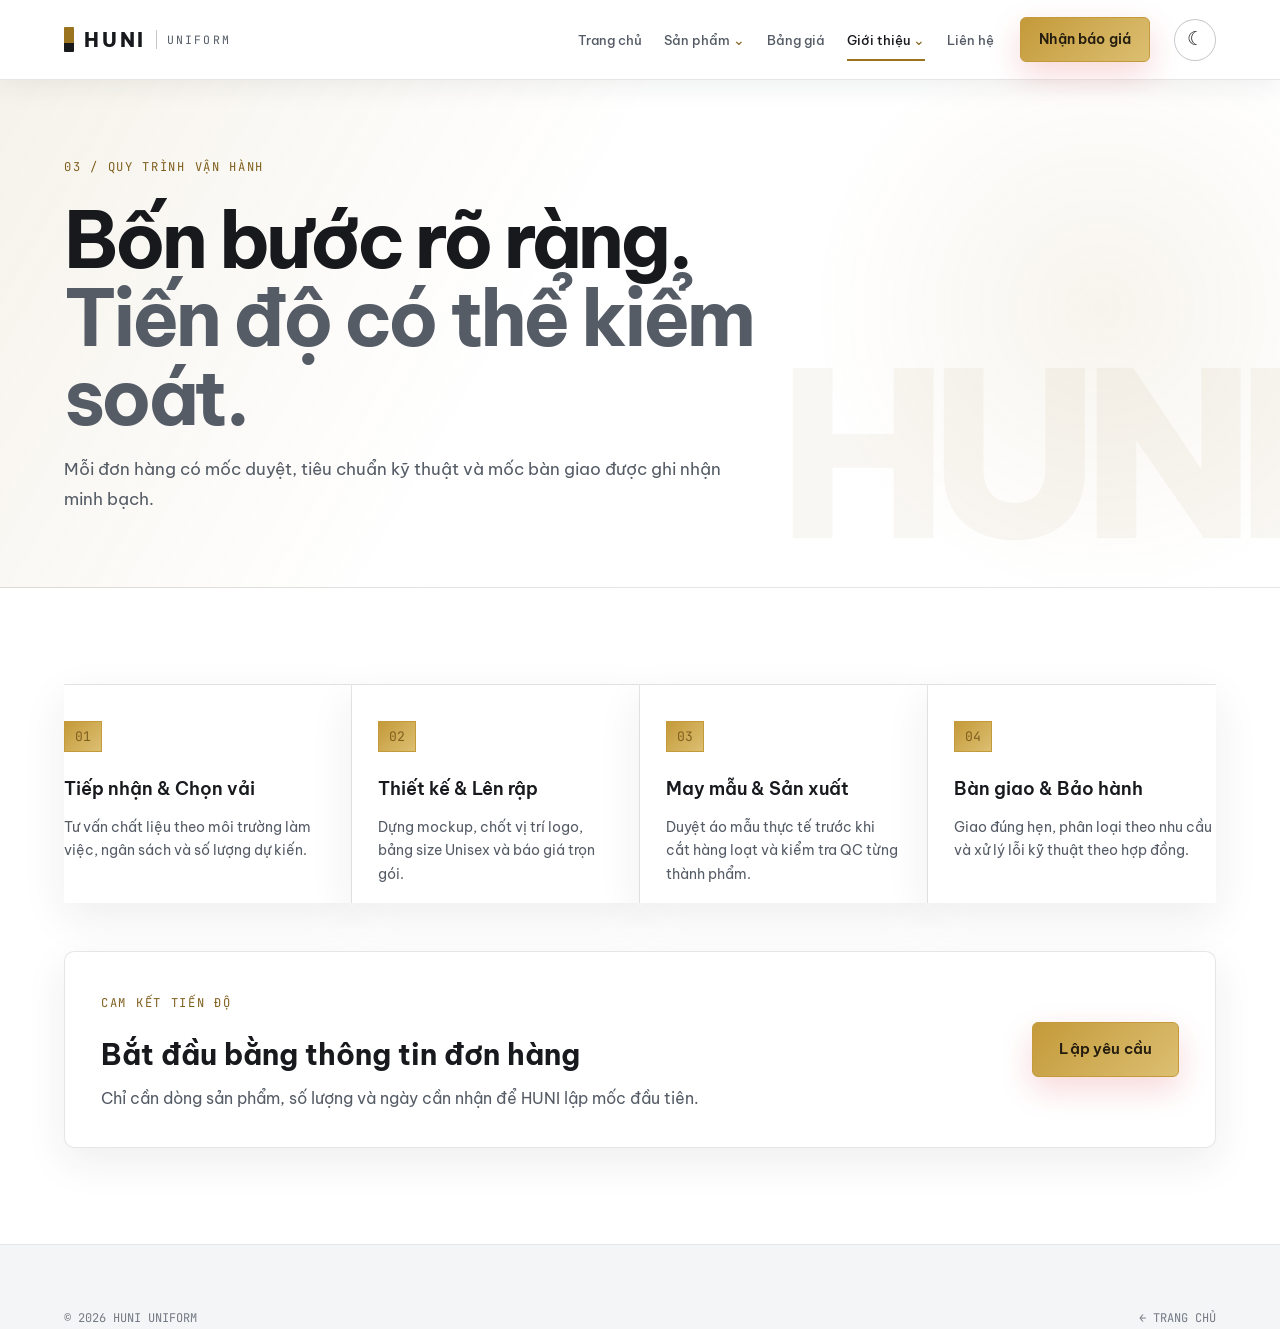
<file: quy-trinh.html>
<!DOCTYPE html>
<html lang="vi">
<head><meta charset="UTF-8"><meta name="viewport" content="width=device-width, initial-scale=1.0"><title>Quy trình đặt may — HUNI UNIFORM</title><link rel="preconnect" href="https://fonts.googleapis.com"><link rel="preconnect" href="https://fonts.gstatic.com" crossorigin><link href="https://fonts.googleapis.com/css2?family=Be+Vietnam+Pro:wght@400;500;600;700;800&family=JetBrains+Mono:wght@400;500;600&display=swap" rel="stylesheet"><link rel="stylesheet" href="style.css"></head>
<body>
  <header class="site-header"><div class="container header-inner"><a href="index.html" class="brand"><span class="brand-mark"></span><span class="brand-name">HUNI</span><span class="brand-sub">UNIFORM</span></a><input type="checkbox" id="nav-toggle" class="nav-toggle"><label for="nav-toggle" class="nav-toggle-label"><span></span><span></span></label><nav class="main-nav"><ul class="nav-list"><li><a href="index.html">Trang chủ</a></li><li class="nav-dropdown"><a href="danh-muc.html">Sản phẩm <span class="nav-chevron">⌄</span></a><div class="dropdown-panel"><a href="danh-muc.html#polo"><span>01</span>Polo doanh nghiệp</a><a href="danh-muc.html#tshirt"><span>02</span>Áo thun cổ tròn</a><a href="danh-muc.html#jacket"><span>03</span>Áo khoác gió</a><a href="danh-muc.html#tap-de"><span>04</span>Tạp dề & bảo hộ nhẹ</a></div></li><li><a href="bang-gia.html">Bảng giá</a></li><li class="nav-dropdown"><a class="active" href="quy-trinh.html">Giới thiệu <span class="nav-chevron">⌄</span></a><div class="dropdown-panel dropdown-small"><a href="quy-trinh.html"><span>01</span>Quy trình đặt may</a><a href="faq.html"><span>02</span>Hỏi đáp</a></div></li><li><a href="bao-gia.html">Liên hệ</a></li></ul><a href="bao-gia.html" class="btn btn-primary btn-sm">Nhận báo giá</a>  </nav><button id="theme-toggle" class="theme-toggle" type="button" aria-label="Chuyển sang giao diện tối">☾</button></div></header>
  <main><section class="page-hero"><div class="container"><span class="section-index">03 / QUY TRÌNH VẬN HÀNH</span><h1>Bốn bước rõ ràng.<br><span>Tiến độ có thể kiểm soát.</span></h1><p>Mỗi đơn hàng có mốc duyệt, tiêu chuẩn kỹ thuật và mốc bàn giao được ghi nhận minh bạch.</p></div></section>
  <section class="section"><div class="container"><ol class="process-grid">
    <li class="process-step"><span class="step-num mono">01</span><h3>Tiếp nhận & Chọn vải</h3><p>Tư vấn chất liệu theo môi trường làm việc, ngân sách và số lượng dự kiến.</p></li>
    <li class="process-step"><span class="step-num mono">02</span><h3>Thiết kế & Lên rập</h3><p>Dựng mockup, chốt vị trí logo, bảng size Unisex và báo giá trọn gói.</p></li>
    <li class="process-step"><span class="step-num mono">03</span><h3>May mẫu & Sản xuất</h3><p>Duyệt áo mẫu thực tế trước khi cắt hàng loạt và kiểm tra QC từng thành phẩm.</p></li>
    <li class="process-step"><span class="step-num mono">04</span><h3>Bàn giao & Bảo hành</h3><p>Giao đúng hẹn, phân loại theo nhu cầu và xử lý lỗi kỹ thuật theo hợp đồng.</p></li>
  </ol><div class="page-cta"><div><span class="section-index">CAM KẾT TIẾN ĐỘ</span><h2>Bắt đầu bằng thông tin đơn hàng</h2><p>Chỉ cần dòng sản phẩm, số lượng và ngày cần nhận để HUNI lập mốc đầu tiên.</p></div><a href="bao-gia.html" class="btn btn-primary">Lập yêu cầu</a></div></div></section></main>
  <footer class="site-footer"><div class="container footer-bottom-inner"><span class="mono">© 2026 HUNI UNIFORM</span><a class="mono" href="index.html">← TRANG CHỦ</a></div></footer>
  <script src="theme.js"></script>
</body></html>
</file>
<file: style.css>
/* =========================================================
   HUNI UNIFORM — INDUSTRIAL LUXURY & SWISS GRID STYLESHEET
   Pure CSS3 | Responsive Desktop (>=1024px) & Mobile (<768px)
   ========================================================= */

:root {
  /* Palette: Warm Ivory + Charcoal + Luxury Gold */
  --bg-main: #f7f6f2;
  --bg-elevated: #efeee8;
  --bg-surface: #ffffff;
  --border-subtle: rgba(28, 27, 22, 0.10);
  --border-strong: rgba(28, 27, 22, 0.22);

  --text-primary: #201f1a;
  --text-secondary: #65645e;
  --text-muted: #8b8980;

  --accent: #c8a44d;
  --accent-hover: #dfc16f;
  --accent-soft: rgba(200, 164, 77, 0.16);

  /* Typography */
  --font-sans: "Be Vietnam Pro", -apple-system, BlinkMacSystemFont, sans-serif;
  --font-mono: "JetBrains Mono", monospace;

  /* Spacing & Layout */
  --container-max: 1200px;
  --header-height: 76px;
  --radius-sm: 2px;
  --radius-md: 4px;
  --transition: 200ms cubic-bezier(0.22, 1, 0.36, 1);
}

/* ================= LIGHT / DARK APPEARANCE SWITCH ================= */
.theme-toggle {
  width: 42px;
  height: 42px;
  flex: 0 0 42px;
  display: grid;
  place-items: center;
  border: 1px solid var(--border-strong);
  border-radius: 50%;
  background: var(--bg-surface);
  color: var(--text-primary);
  font-family: Georgia, serif;
  font-size: 1.18rem;
  line-height: 1;
  cursor: pointer;
  transition: color 180ms ease, border-color 180ms ease, background 180ms ease, transform 180ms ease;
}

.theme-toggle:hover {
  color: var(--accent);
  border-color: var(--accent);
  transform: translateY(-2px);
}

.header-inner {
  gap: 18px;
}

.site-header {
  background: rgba(247, 246, 242, 0.92);
  border-bottom-color: var(--border-subtle);
  box-shadow: 0 8px 30px rgba(31, 29, 21, 0.06);
}

body {
  background:
    radial-gradient(circle at 50% -20%, rgba(200, 164, 77, 0.10), transparent 32rem),
    var(--bg-main);
}

.main-nav {
  margin-left: auto;
}

.dropdown-panel,
.dropdown-panel::before {
  background: var(--bg-surface);
  color: var(--text-primary);
}

.dropdown-panel {
  border-color: rgba(200, 164, 77, 0.32);
  box-shadow: 0 18px 50px rgba(53, 49, 37, 0.16);
}

.dropdown-panel a:hover {
  background: var(--accent-soft);
  color: var(--text-primary);
}

.page-hero {
  background:
    linear-gradient(120deg, rgba(200, 164, 77, 0.13), transparent 40%),
    radial-gradient(circle at 86% 45%, rgba(200, 164, 77, 0.10), transparent 19rem),
    var(--bg-main);
}

.page-hero::after {
  color: rgba(67, 61, 44, 0.045);
}

.hero-proof {
  background: rgba(255, 255, 255, 0.76);
  box-shadow: 0 14px 38px rgba(42, 39, 29, 0.07);
}

.section-alt,
.policy-hub {
  background-color: var(--bg-elevated);
}

.catalog-card,
.price-card,
.hub-card,
.process-step,
.quote-form,
.info-list,
.faq-list {
  background-color: var(--bg-surface);
}

.price-featured,
.hub-card.featured {
  background: linear-gradient(180deg, rgba(200, 164, 77, 0.18), var(--bg-surface) 45%);
}

.form-group input,
.form-group select,
.form-group textarea {
  background: #ffffff;
  color: var(--text-primary);
}

.site-footer,
.footer-bottom {
  background: #eeede7;
}

html[data-theme="dark"] {
  --bg-main: #11110f;
  --bg-elevated: #181713;
  --bg-surface: #202019;
  --border-subtle: rgba(255, 255, 255, 0.09);
  --border-strong: rgba(255, 255, 255, 0.2);
  --text-primary: #f7f4ec;
  --text-secondary: #aaa79d;
  --text-muted: #77756d;
  --accent-soft: rgba(200, 164, 77, 0.16);
}

html[data-theme="dark"] body {
  background:
    radial-gradient(circle at 50% -20%, rgba(200, 164, 77, 0.055), transparent 32rem),
    var(--bg-main);
}

html[data-theme="dark"] .site-header {
  background: rgba(17, 17, 15, 0.92);
  box-shadow: 0 8px 30px rgba(0, 0, 0, 0.18);
}

html[data-theme="dark"] .page-hero {
  background:
    linear-gradient(120deg, rgba(200, 164, 77, 0.12), transparent 38%),
    radial-gradient(circle at 86% 45%, rgba(223, 193, 111, 0.07), transparent 19rem),
    var(--bg-main);
}

html[data-theme="dark"] .page-hero::after {
  color: rgba(255, 255, 255, 0.018);
}

html[data-theme="dark"] .hero-proof {
  background: rgba(24, 23, 19, 0.76);
  box-shadow: none;
}

html[data-theme="dark"] .dropdown-panel,
html[data-theme="dark"] .dropdown-panel::before {
  background: #181713;
}

html[data-theme="dark"] .catalog-card,
html[data-theme="dark"] .price-card,
html[data-theme="dark"] .hub-card,
html[data-theme="dark"] .quote-form {
  background: var(--bg-surface);
}

html[data-theme="dark"] .price-featured,
html[data-theme="dark"] .hub-card.featured {
  background: linear-gradient(180deg, rgba(200, 164, 77, 0.14), var(--bg-main) 42%);
}

html[data-theme="dark"] .form-group input,
html[data-theme="dark"] .form-group select,
html[data-theme="dark"] .form-group textarea {
  background: #0d0d10;
  color: var(--text-primary);
}

html[data-theme="dark"] .site-footer,
html[data-theme="dark"] .footer-bottom {
  background: #0d0d10;
}

@media (max-width: 768px) {
  .theme-toggle {
    position: absolute;
    right: 62px;
    width: 38px;
    height: 38px;
  }

  .main-nav {
    margin-left: 0;
  }
}

/* ================= RESET & BASE ================= */
*,
*::before,
*::after {
  box-sizing: border-box;
  margin: 0;
  padding: 0;
}

html {
  scroll-behavior: smooth;
  scroll-padding-top: var(--header-height);
}

body {
  font-family: var(--font-sans);
  background-color: var(--bg-main);
  color: var(--text-primary);
  line-height: 1.65;
  font-size: 16px;
  -webkit-font-smoothing: antialiased;
  overflow-x: clip;
}

a {
  color: inherit;
  text-decoration: none;
}

ul,
ol {
  list-style: none;
}

img,
svg {
  display: block;
  max-width: 100%;
}

.mono {
  font-family: var(--font-mono);
}

.accent {
  color: var(--accent);
}

.text-muted {
  color: var(--text-secondary);
}

.container {
  width: 100%;
  max-width: var(--container-max);
  margin: 0 auto;
  padding: 0 24px;
}

/* ================= BUTTONS ================= */
.btn {
  display: inline-flex;
  align-items: center;
  justify-content: center;
  gap: 8px;
  padding: 14px 26px;
  font-family: var(--font-sans);
  font-size: 0.92rem;
  font-weight: 600;
  letter-spacing: 0.01em;
  border-radius: var(--radius-sm);
  border: 1px solid transparent;
  cursor: pointer;
  transition: background-color var(--transition), border-color var(--transition), transform var(--transition);
}

.btn-sm {
  padding: 10px 18px;
  font-size: 0.85rem;
}

.btn-full {
  width: 100%;
}

.btn-primary {
  background-color: var(--accent);
  color: #ffffff;
}

.btn-primary:hover {
  background-color: var(--accent-hover);
  transform: translateY(-1px);
}

.btn-outline {
  background-color: transparent;
  color: var(--text-primary);
  border-color: var(--border-strong);
}

.btn-outline:hover {
  border-color: var(--text-primary);
  background-color: rgba(255, 255, 255, 0.04);
}

/* ================= HEADER & NAVIGATION ================= */
.site-header {
  position: sticky;
  top: 0;
  z-index: 100;
  height: var(--header-height);
  background-color: rgba(10, 10, 12, 0.86);
  backdrop-filter: blur(12px);
  border-bottom: 1px solid var(--border-subtle);
}

.header-inner {
  height: 100%;
  display: flex;
  align-items: center;
  justify-content: space-between;
  gap: 24px;
}

.brand {
  display: inline-flex;
  align-items: center;
  gap: 10px;
}

.brand-mark {
  width: 12px;
  height: 24px;
  background: linear-gradient(180deg, var(--accent) 0%, var(--accent) 65%, var(--text-primary) 65%);
}

.brand-name {
  font-size: 1.25rem;
  font-weight: 800;
  letter-spacing: 0.14em;
}

.brand-sub {
  font-family: var(--font-mono);
  font-size: 0.72rem;
  color: var(--text-secondary);
  letter-spacing: 0.18em;
  padding-left: 10px;
  border-left: 1px solid var(--border-strong);
}

.main-nav {
  display: flex;
  align-items: center;
  gap: 32px;
}

.nav-list {
  display: flex;
  align-items: center;
  gap: 28px;
}

.nav-list a {
  font-size: 0.88rem;
  font-weight: 500;
  color: var(--text-secondary);
  transition: color var(--transition);
}

.nav-list a:hover {
  color: var(--text-primary);
}

.nav-list a.active {
  color: var(--text-primary);
}

.nav-list a.active::after {
  content: "";
  display: block;
  width: 100%;
  height: 2px;
  margin-top: 6px;
  background: var(--accent);
}

/* Ẩn nút toggle mobile trên Desktop */
.nav-toggle,
.nav-toggle-label {
  display: none;
}

/* ================= HERO SECTION ================= */
.hero {
  padding-top: 72px;
  border-bottom: 1px solid var(--border-subtle);
  background: radial-gradient(circle at 82% 20%, rgba(214, 31, 38, 0.08), transparent 45%);
}

.hero-grid {
  display: grid;
  grid-template-columns: 1.15fr 0.85fr;
  gap: 56px;
  align-items: center;
  padding-bottom: 72px;
}

.eyebrow {
  display: inline-flex;
  align-items: center;
  gap: 10px;
  font-family: var(--font-mono);
  font-size: 0.76rem;
  letter-spacing: 0.12em;
  color: var(--text-secondary);
  margin-bottom: 24px;
}

.mono-dot {
  width: 8px;
  height: 8px;
  background-color: var(--accent);
}

.hero-title {
  font-size: clamp(2.25rem, 4.4vw, 3.65rem);
  font-weight: 700;
  line-height: 1.12;
  letter-spacing: -0.025em;
  margin-bottom: 24px;
}

.hero-desc {
  font-size: 1.05rem;
  color: var(--text-secondary);
  max-width: 560px;
  margin-bottom: 36px;
}

.hero-actions {
  display: flex;
  flex-wrap: wrap;
  gap: 14px;
}

/* Hero Technical Spec Card */
.spec-card {
  background-color: var(--bg-elevated);
  border: 1px solid var(--border-subtle);
}

.spec-header {
  display: flex;
  align-items: center;
  justify-content: space-between;
  padding: 14px 18px;
  border-bottom: 1px solid var(--border-subtle);
  font-size: 0.72rem;
  color: var(--text-secondary);
}

.badge-live {
  font-family: var(--font-mono);
  font-size: 0.68rem;
  color: var(--accent);
  background-color: var(--accent-soft);
  padding: 4px 8px;
  letter-spacing: 0.06em;
}

.blueprint-stage {
  padding: 20px;
  background-color: #0d0d10;
}

.garment-svg {
  width: 100%;
  height: auto;
}

.spec-footer {
  display: grid;
  grid-template-columns: repeat(3, 1fr);
  border-top: 1px solid var(--border-subtle);
}

.spec-footer > div {
  padding: 14px 16px;
  border-right: 1px solid var(--border-subtle);
}

.spec-footer > div:last-child {
  border-right: none;
}

.spec-label {
  display: block;
  font-family: var(--font-mono);
  font-size: 0.65rem;
  color: var(--text-muted);
  letter-spacing: 0.08em;
  margin-bottom: 4px;
}

.spec-footer strong {
  font-size: 0.85rem;
  font-weight: 600;
}

/* Metrics Strip */
.metrics-strip {
  border-top: 1px solid var(--border-subtle);
  background-color: var(--bg-elevated);
}

.metrics-grid {
  display: grid;
  grid-template-columns: repeat(4, 1fr);
}

.metric-item {
  padding: 32px 24px;
  border-right: 1px solid var(--border-subtle);
}

.metric-item:first-child {
  padding-left: 0;
}

.metric-item:last-child {
  border-right: none;
}

.metric-value {
  display: block;
  font-family: var(--font-mono);
  font-size: clamp(1.75rem, 2.5vw, 2.25rem);
  font-weight: 600;
  line-height: 1.1;
  margin-bottom: 8px;
}

.metric-label {
  display: block;
  font-size: 0.85rem;
  color: var(--text-secondary);
}

/* ================= SECTIONS SHARED ================= */
.section {
  padding: 96px 0;
  border-bottom: 1px solid var(--border-subtle);
}

.section-alt {
  background-color: var(--bg-elevated);
}

.section-head {
  display: grid;
  grid-template-columns: 1.1fr 0.9fr;
  gap: 40px;
  align-items: end;
  margin-bottom: 56px;
}

.section-index {
  display: inline-block;
  font-family: var(--font-mono);
  font-size: 0.76rem;
  letter-spacing: 0.14em;
  color: var(--accent);
  margin-bottom: 14px;
}

.section-title {
  font-size: clamp(1.7rem, 2.8vw, 2.4rem);
  font-weight: 700;
  line-height: 1.2;
  letter-spacing: -0.02em;
}

.section-lead {
  color: var(--text-secondary);
  font-size: 0.98rem;
}

/* ================= CATALOG (3-COLUMN SWISS GRID) ================= */
.catalog-grid {
  display: grid;
  grid-template-columns: repeat(3, 1fr);
  border: 1px solid var(--border-subtle);
}

.catalog-card {
  padding: 36px 30px;
  border-right: 1px solid var(--border-subtle);
  background-color: var(--bg-main);
  display: flex;
  flex-direction: column;
  transition: background-color var(--transition);
}

.catalog-card:last-child {
  border-right: none;
}

.catalog-card:hover {
  background-color: var(--bg-surface);
}

.card-top {
  display: flex;
  justify-content: space-between;
  align-items: center;
  margin-bottom: 28px;
}

.card-code {
  font-size: 0.75rem;
  color: var(--text-muted);
}

.card-tag {
  font-size: 0.72rem;
  font-weight: 600;
  color: var(--text-primary);
  border: 1px solid var(--border-strong);
  padding: 4px 10px;
}

.card-icon {
  width: 56px;
  height: 56px;
  color: var(--text-primary);
  margin-bottom: 24px;
}

.catalog-card h3 {
  font-size: 1.25rem;
  font-weight: 600;
  margin-bottom: 12px;
}

.catalog-card > p {
  font-size: 0.92rem;
  color: var(--text-secondary);
  margin-bottom: 28px;
  flex-grow: 1;
}

.spec-list {
  border-top: 1px solid var(--border-subtle);
  padding-top: 18px;
  display: flex;
  flex-direction: column;
  gap: 10px;
}

.spec-list li {
  display: flex;
  justify-content: space-between;
  font-size: 0.84rem;
}

.spec-list span {
  color: var(--text-muted);
}

/* ================= PRICING (3 TIERS) ================= */
.pricing-grid {
  display: grid;
  grid-template-columns: repeat(3, 1fr);
  gap: 24px;
  align-items: stretch;
}

.price-card {
  position: relative;
  background-color: var(--bg-main);
  border: 1px solid var(--border-subtle);
  padding: 36px 30px;
  display: flex;
  flex-direction: column;
}

.price-featured {
  border-color: var(--accent);
  background: linear-gradient(180deg, rgba(214, 31, 38, 0.07) 0%, var(--bg-main) 38%);
}

.featured-ribbon {
  position: absolute;
  top: -12px;
  left: 30px;
  background-color: var(--accent);
  color: #ffffff;
  font-size: 0.68rem;
  font-weight: 600;
  letter-spacing: 0.08em;
  padding: 4px 10px;
}

.price-tier {
  font-size: 0.72rem;
  color: var(--text-muted);
  letter-spacing: 0.08em;
  margin-bottom: 10px;
}

.price-volume {
  font-size: 1.5rem;
  font-weight: 700;
  margin-bottom: 20px;
}

.price-amount {
  display: flex;
  align-items: baseline;
  gap: 6px;
  padding-bottom: 20px;
  margin-bottom: 20px;
  border-bottom: 1px solid var(--border-subtle);
}

.price-amount .currency,
.price-amount .unit {
  font-size: 0.85rem;
  color: var(--text-secondary);
}

.price-amount strong {
  font-family: var(--font-mono);
  font-size: 2rem;
  font-weight: 600;
  color: var(--text-primary);
}

.price-note {
  font-size: 0.88rem;
  color: var(--text-secondary);
  margin-bottom: 24px;
}

.feature-list {
  display: flex;
  flex-direction: column;
  gap: 12px;
  margin-bottom: 32px;
  flex-grow: 1;
}

.feature-list li {
  position: relative;
  padding-left: 20px;
  font-size: 0.9rem;
  color: var(--text-secondary);
}

.feature-list li::before {
  content: "";
  position: absolute;
  left: 0;
  top: 10px;
  width: 8px;
  height: 2px;
  background-color: var(--accent);
}

.feature-list strong {
  color: var(--text-primary);
}

/* ================= PROCESS (4 STEPS) ================= */
.process-grid {
  display: grid;
  grid-template-columns: repeat(4, 1fr);
  border-top: 1px solid var(--border-subtle);
}

.process-step {
  padding: 36px 26px 16px 0;
  border-right: 1px solid var(--border-subtle);
  padding-left: 26px;
}

.process-step:first-child {
  padding-left: 0;
}

.process-step:last-child {
  border-right: none;
  padding-right: 0;
}

.step-num {
  display: inline-block;
  font-size: 0.82rem;
  color: var(--accent);
  border: 1px solid var(--accent);
  padding: 4px 10px;
  margin-bottom: 22px;
}

.process-step h3 {
  font-size: 1.12rem;
  font-weight: 600;
  margin-bottom: 12px;
}

.process-step p {
  font-size: 0.9rem;
  color: var(--text-secondary);
}

/* ================= FAQ (NATIVE HTML5 DETAILS) ================= */
.faq-layout {
  display: grid;
  grid-template-columns: 0.85fr 1.15fr;
  gap: 56px;
  align-items: start;
}

.faq-list {
  border-top: 1px solid var(--border-subtle);
}

.faq-item {
  border-bottom: 1px solid var(--border-subtle);
}

.faq-item summary {
  list-style: none;
  cursor: pointer;
  padding: 22px 0;
  font-size: 1.02rem;
  font-weight: 600;
  display: flex;
  justify-content: space-between;
  align-items: center;
  gap: 16px;
}

.faq-item summary::-webkit-details-marker {
  display: none;
}

.faq-item summary::after {
  content: "+";
  font-family: var(--font-mono);
  font-size: 1.25rem;
  color: var(--accent);
  flex-shrink: 0;
}

.faq-item[open] summary::after {
  content: "−";
}

.faq-item p {
  padding-bottom: 22px;
  font-size: 0.94rem;
  color: var(--text-secondary);
}

/* ================= CONTACT & QUOTE FORM ================= */
.contact-grid {
  display: grid;
  grid-template-columns: 0.9fr 1.1fr;
  gap: 56px;
  align-items: start;
}

.info-list {
  margin-top: 36px;
  border-top: 1px solid var(--border-subtle);
}

.info-list > div {
  padding: 18px 0;
  border-bottom: 1px solid var(--border-subtle);
}

.info-list dt {
  font-size: 0.72rem;
  color: var(--text-muted);
  letter-spacing: 0.1em;
  margin-bottom: 4px;
}

.info-list dd {
  font-size: 0.98rem;
  font-weight: 500;
}

.info-list a:hover {
  color: var(--accent);
}

.quote-form {
  background-color: var(--bg-elevated);
  border: 1px solid var(--border-subtle);
  padding: 36px;
}

.form-row {
  display: grid;
  grid-template-columns: 1fr 1fr;
  gap: 20px;
}

.form-group {
  margin-bottom: 20px;
}

.form-group label {
  display: block;
  font-size: 0.85rem;
  font-weight: 500;
  color: var(--text-secondary);
  margin-bottom: 8px;
}

.req {
  color: var(--accent);
}

.form-group input,
.form-group select,
.form-group textarea {
  width: 100%;
  padding: 13px 14px;
  font-family: var(--font-sans);
  font-size: 0.94rem;
  color: var(--text-primary);
  background-color: var(--bg-main);
  border: 1px solid var(--border-strong);
  border-radius: var(--radius-sm);
  transition: border-color var(--transition);
}

.form-group input:focus,
.form-group select:focus,
.form-group textarea:focus {
  outline: none;
  border-color: var(--accent);
}

.form-disclaimer {
  margin-top: 14px;
  font-size: 0.72rem;
  color: var(--text-muted);
  line-height: 1.5;
}

/* ================= DEDICATED POLICY PAGES ================= */
.page-hero {
  min-height: 380px;
  display: flex;
  align-items: center;
  padding: 72px 0;
  border-bottom: 1px solid var(--border-subtle);
  background:
    linear-gradient(110deg, rgba(214, 31, 38, 0.10), transparent 42%),
    repeating-linear-gradient(90deg, transparent 0, transparent 119px, rgba(255,255,255,0.025) 120px);
}

.page-hero h1 {
  max-width: 900px;
  margin: 10px 0 18px;
  font-size: clamp(2.6rem, 6vw, 5.2rem);
  line-height: 1.02;
  letter-spacing: -0.05em;
}

.page-hero h1 span {
  color: var(--text-secondary);
}

.page-hero p {
  max-width: 680px;
  color: var(--text-secondary);
  font-size: 1.05rem;
}

.policy-hub {
  background:
    radial-gradient(circle at 90% 10%, rgba(214,31,38,0.08), transparent 28%),
    var(--bg-main);
}

.hub-grid {
  display: grid;
  grid-template-columns: repeat(12, 1fr);
  border: 1px solid var(--border-subtle);
  background: var(--bg-main);
}

.hub-card {
  grid-column: span 4;
  min-height: 260px;
  position: relative;
  display: flex;
  flex-direction: column;
  padding: 30px;
  border-right: 1px solid var(--border-subtle);
  border-bottom: 1px solid var(--border-subtle);
  transition: background var(--transition), transform var(--transition);
}

.hub-card:nth-child(3) {
  border-right: none;
}

.hub-card:nth-child(n+4) {
  border-bottom: none;
}

.hub-card.featured {
  background: linear-gradient(145deg, rgba(214,31,38,0.16), transparent 70%);
}

.hub-card:hover {
  background-color: var(--bg-surface);
  transform: translateY(-3px);
  z-index: 2;
}

.hub-num {
  color: var(--accent);
  font-size: 0.72rem;
  letter-spacing: 0.12em;
}

.hub-icon {
  height: 64px;
  display: flex;
  align-items: center;
  font-family: var(--font-mono);
  font-size: 2.2rem;
  color: var(--text-primary);
}

.hub-card h3 {
  font-size: 1.28rem;
  margin-bottom: 8px;
}

.hub-card p {
  color: var(--text-secondary);
  font-size: 0.92rem;
  max-width: 320px;
}

.hub-link {
  margin-top: auto;
  padding-top: 24px;
  color: var(--text-primary);
  font-size: 0.82rem;
  font-weight: 600;
}

.hub-card.featured .hub-link {
  color: var(--accent-hover);
}

.hub-wide {
  grid-column: span 8;
  min-height: 190px;
  flex-direction: row;
  align-items: center;
  gap: 28px;
  border-right: none;
  border-bottom: none;
  background: linear-gradient(90deg, var(--bg-elevated), var(--bg-main));
}

.hub-wide .hub-num {
  align-self: flex-start;
}

.hub-wide div {
  flex: 1;
}

.hub-wide .hub-link {
  margin: 0;
  padding: 12px 18px;
  border: 1px solid var(--border-strong);
}

.page-cta {
  margin-top: 48px;
  display: flex;
  justify-content: space-between;
  align-items: center;
  gap: 32px;
  padding: 36px;
  border: 1px solid var(--border-subtle);
  background: linear-gradient(100deg, rgba(214,31,38,0.10), var(--bg-elevated));
}

.page-cta h2 {
  font-size: 1.8rem;
  margin: 4px 0 6px;
}

.page-cta p {
  color: var(--text-secondary);
}

/* ================= FOOTER ================= */
.site-footer {
  background-color: var(--bg-elevated);
  padding-top: 64px;
}

.footer-grid {
  display: grid;
  grid-template-columns: 1.4fr 0.8fr 1fr;
  gap: 48px;
  padding-bottom: 56px;
}

.footer-brand p {
  margin-top: 18px;
  font-size: 0.9rem;
  color: var(--text-secondary);
  max-width: 360px;
}

.footer-col h4 {
  font-size: 0.76rem;
  color: var(--text-muted);
  letter-spacing: 0.12em;
  margin-bottom: 18px;
}

.footer-col li {
  margin-bottom: 10px;
  font-size: 0.9rem;
  color: var(--text-secondary);
}

.footer-col a:hover {
  color: var(--text-primary);
}

.footer-bottom {
  border-top: 1px solid var(--border-subtle);
  padding: 20px 0;
}

.footer-bottom-inner {
  display: flex;
  justify-content: space-between;
  align-items: center;
  gap: 16px;
  font-size: 0.75rem;
  color: var(--text-muted);
}

/* ================= RESPONSIVE: TABLET (<= 1024px) ================= */
@media (max-width: 1024px) {
  .hero-grid,
  .section-head,
  .faq-layout,
  .contact-grid {
    grid-template-columns: 1fr;
    gap: 36px;
  }

  .hub-card {
    grid-column: span 6;
  }

  .hub-card:nth-child(2),
  .hub-card:nth-child(4) {
    border-right: none;
  }

  .hub-card:nth-child(3) {
    border-right: 1px solid var(--border-subtle);
  }

  .hub-card:nth-child(n+4) {
    border-bottom: 1px solid var(--border-subtle);
  }

  .hub-wide {
    grid-column: span 12;
    border-bottom: none;
  }

  .metrics-grid,
  .process-grid {
    grid-template-columns: repeat(2, 1fr);
  }

  .metric-item,
  .process-step {
    padding: 24px 20px;
    border-bottom: 1px solid var(--border-subtle);
  }

  .metric-item:nth-child(2n),
  .process-step:nth-child(2n) {
    border-right: none;
  }

  .catalog-grid,
  .pricing-grid,
  .footer-grid {
    grid-template-columns: 1fr;
  }

  .catalog-card {
    border-right: none;
    border-bottom: 1px solid var(--border-subtle);
  }

  .catalog-card:last-child {
    border-bottom: none;
  }
}

/* ================= RESPONSIVE: MOBILE (<= 768px) ================= */
@media (max-width: 768px) {
  .container {
    padding: 0 18px;
  }

  .page-hero {
    min-height: 300px;
    padding: 56px 0;
  }

  .page-hero h1 {
    font-size: 2.55rem;
  }

  .hub-card,
  .hub-wide {
    grid-column: span 12;
    border-right: none;
  }

  .hub-card:nth-child(3),
  .hub-card:nth-child(n+4) {
    border-right: none;
  }

  .hub-card:nth-child(n+4) {
    border-bottom: 1px solid var(--border-subtle);
  }

  .hub-wide {
    flex-direction: column;
    align-items: flex-start;
    gap: 12px;
  }

  .page-cta {
    align-items: flex-start;
    flex-direction: column;
    padding: 24px;
  }

  .brand-sub {
    display: none;
  }

  /* Nút Hamburger CSS thuần */
  .nav-toggle-label {
    display: flex;
    flex-direction: column;
    justify-content: center;
    gap: 6px;
    width: 36px;
    height: 36px;
    cursor: pointer;
  }

  .nav-toggle-label span {
    display: block;
    width: 100%;
    height: 2px;
    background-color: var(--text-primary);
    transition: transform var(--transition);
  }

  .main-nav {
    position: absolute;
    top: var(--header-height);
    left: 0;
    right: 0;
    background-color: var(--bg-elevated);
    border-bottom: 1px solid var(--border-subtle);
    flex-direction: column;
    align-items: stretch;
    gap: 0;
    padding: 0 20px;
    max-height: 0;
    overflow: hidden;
    transition: max-height 260ms ease, padding 260ms ease;
  }

  .nav-toggle:checked ~ .main-nav {
    max-height: 420px;
    padding: 20px;
  }

  .nav-list {
    flex-direction: column;
    align-items: flex-start;
    gap: 0;
    margin-bottom: 18px;
  }

  .nav-list li {
    width: 100%;
    border-bottom: 1px solid var(--border-subtle);
  }

  .nav-list a {
    display: block;
    padding: 13px 0;
    font-size: 0.96rem;
  }

  .hero {
    padding-top: 44px;
  }

  .hero-grid {
    padding-bottom: 48px;
  }

  .section {
    padding: 64px 0;
  }

  .metrics-grid,
  .process-grid,
  .form-row {
    grid-template-columns: 1fr;
  }

  .metric-item,
  .process-step {
    padding: 20px 0;
    border-right: none;
  }

  .spec-footer {
    grid-template-columns: 1fr;
  }

  .spec-footer > div {
    border-right: none;
    border-bottom: 1px solid var(--border-subtle);
  }

  .spec-footer > div:last-child {
    border-bottom: none;
  }

  .quote-form {
    padding: 24px 18px;
  }

  .footer-bottom-inner {
    flex-direction: column;
    align-items: flex-start;
  }
}

/* ================= GOLD MENU & PRODUCT SYSTEM ================= */
.nav-list {
  gap: 20px;
}

.nav-dropdown {
  position: relative;
  height: 100%;
}

.nav-dropdown > a {
  display: flex;
  align-items: center;
  gap: 6px;
}

.nav-chevron {
  font-size: 0.85rem;
  color: var(--accent);
  transition: transform 180ms ease;
}

.dropdown-panel {
  position: absolute;
  top: calc(100% - 12px);
  left: -18px;
  width: 270px;
  padding: 8px;
  border: 1px solid rgba(200, 164, 77, 0.28);
  border-radius: 8px;
  background: rgba(24, 23, 19, 0.98);
  box-shadow: 0 22px 55px rgba(0, 0, 0, 0.38);
  opacity: 0;
  visibility: hidden;
  transform: translateY(8px);
  transition: opacity 180ms ease, transform 180ms ease, visibility 180ms;
  z-index: 120;
}

.dropdown-panel::before {
  content: "";
  position: absolute;
  left: 28px;
  top: -5px;
  width: 10px;
  height: 10px;
  border-left: 1px solid rgba(200, 164, 77, 0.28);
  border-top: 1px solid rgba(200, 164, 77, 0.28);
  background: #181713;
  transform: rotate(45deg);
}

.dropdown-small {
  width: 230px;
}

.nav-dropdown:hover .dropdown-panel,
.nav-dropdown:focus-within .dropdown-panel {
  opacity: 1;
  visibility: visible;
  transform: translateY(0);
}

.nav-dropdown:hover .nav-chevron {
  transform: rotate(180deg);
}

.dropdown-panel a {
  display: grid;
  grid-template-columns: 34px 1fr;
  align-items: center;
  padding: 11px 10px;
  border-radius: 5px;
  color: var(--text-secondary);
  font-size: 0.82rem;
  font-weight: 500;
}

.dropdown-panel a::after {
  display: none;
}

.dropdown-panel a span {
  color: var(--accent);
  font-family: var(--font-mono);
  font-size: 0.68rem;
}

.dropdown-panel a:hover {
  color: var(--text-primary);
  background: rgba(200, 164, 77, 0.09);
}

.catalog-grid {
  grid-template-columns: repeat(3, 1fr);
  border-radius: 10px;
  overflow: hidden;
}

.catalog-card {
  min-height: 390px;
  background:
    linear-gradient(145deg, rgba(200, 164, 77, 0.035), transparent 42%),
    var(--bg-main);
  border-right: 1px solid var(--border-subtle);
  border-bottom: 1px solid var(--border-subtle);
}

.catalog-card:nth-child(3n) {
  border-right: none;
}

.catalog-card:nth-child(n+4) {
  border-bottom: none;
}

.card-icon {
  width: 64px;
  height: 64px;
  display: grid;
  place-items: center;
  border: 1px solid rgba(200, 164, 77, 0.24);
  border-radius: 50%;
  color: var(--accent);
  font-family: var(--font-mono);
  font-size: 1.55rem;
}

.card-tag {
  border-color: rgba(200, 164, 77, 0.28);
  color: #dbc991;
}

.catalog-card:hover,
.hub-card:hover,
.price-card:hover {
  border-color: var(--accent);
}

.featured-ribbon,
.btn-primary,
.step-num,
.badge-live {
  color: #17140d;
}

.featured-ribbon,
.btn-primary,
.step-num,
.badge-live {
  background: linear-gradient(135deg, #b78d3d, #dec36f);
  border-color: #dec36f;
}

.btn-primary,
.featured-ribbon,
.badge-live {
  color: #17140d;
}

.btn-primary:hover {
  background: #dfc879;
  color: #17140d;
  box-shadow: 0 16px 36px rgba(200, 164, 77, 0.22);
}

.btn-outline:hover {
  border-color: var(--accent);
  color: var(--accent-hover);
}

.brand-mark,
.nav-list a:hover::after,
.nav-list a.active::after,
.feature-list li::before,
.step-num {
  background-color: var(--accent);
}

.feature-list li::before {
  border-color: var(--accent);
  background: transparent;
}

.price-featured,
.hub-card.featured {
  border-color: var(--accent);
  background: linear-gradient(180deg, rgba(200, 164, 77, 0.14), var(--bg-main) 42%);
  box-shadow: 0 28px 80px rgba(200, 164, 77, 0.08);
}

.page-hero {
  background:
    linear-gradient(120deg, rgba(200, 164, 77, 0.12), transparent 38%),
    radial-gradient(circle at 86% 45%, rgba(223, 193, 111, 0.07), transparent 19rem),
    var(--bg-main);
}

.section-alt {
  background:
    linear-gradient(rgba(200,164,77,0.018) 1px, transparent 1px),
    linear-gradient(90deg, rgba(200,164,77,0.018) 1px, transparent 1px),
    var(--bg-elevated);
  background-size: 48px 48px;
}

@media (max-width: 1024px) {
  .catalog-grid {
    grid-template-columns: repeat(2, 1fr);
  }

  .catalog-card:nth-child(3n) {
    border-right: 1px solid var(--border-subtle);
  }

  .catalog-card:nth-child(2n) {
    border-right: none;
  }

  .catalog-card:nth-child(n+4) {
    border-bottom: 1px solid var(--border-subtle);
  }
}

@media (max-width: 768px) {
  .nav-dropdown {
    height: auto;
  }

  .dropdown-panel,
  .dropdown-small {
    position: static;
    width: 100%;
    max-height: 0;
    margin: 0;
    padding: 0 8px;
    border: none;
    box-shadow: none;
    overflow: hidden;
    opacity: 1;
    visibility: visible;
    transform: none;
    transition: max-height 220ms ease, padding 220ms ease;
  }

  .dropdown-panel::before {
    display: none;
  }

  .nav-dropdown:focus-within .dropdown-panel,
  .nav-dropdown:hover .dropdown-panel {
    max-height: 260px;
    padding: 8px;
  }

  .dropdown-panel a {
    border-bottom: 1px solid var(--border-subtle);
  }

  .catalog-grid {
    grid-template-columns: 1fr;
  }

  .catalog-card,
  .catalog-card:nth-child(2n),
  .catalog-card:nth-child(3n),
  .catalog-card:nth-child(n+4) {
    border-right: none;
    border-bottom: 1px solid var(--border-subtle);
  }

  .catalog-card:last-child {
    border-bottom: none;
  }
}

/* ================= PREMIUM INTERFACE REFINE ================= */
:root {
  --header-height: 80px;
  --radius-sm: 6px;
  --radius-md: 10px;
  --shadow-card: 0 24px 70px rgba(0, 0, 0, 0.28);
}

body {
  background:
    radial-gradient(circle at 50% -20%, rgba(214, 31, 38, 0.055), transparent 32rem),
    var(--bg-main);
}

.site-header {
  height: var(--header-height);
  background: rgba(10, 10, 12, 0.82);
  box-shadow: 0 1px 0 rgba(255, 255, 255, 0.02);
}

.brand-mark {
  width: 10px;
  height: 25px;
  border-radius: 1px;
}

.main-nav {
  gap: 26px;
}

.nav-list {
  gap: 22px;
}

.nav-list a {
  position: relative;
  display: block;
  padding: 28px 0 25px;
  font-size: 0.84rem;
}

.nav-list a::after {
  content: "";
  position: absolute;
  left: 0;
  bottom: 17px;
  width: 100%;
  height: 2px;
  background: var(--accent);
  transform: scaleX(0);
  transform-origin: right;
  transition: transform 180ms ease;
}

.nav-list a:hover::after,
.nav-list a.active::after {
  transform: scaleX(1);
  transform-origin: left;
  margin-top: 0;
}

.btn {
  border-radius: var(--radius-sm);
  box-shadow: 0 0 0 rgba(214, 31, 38, 0);
  transition: all 180ms ease;
}

.btn-primary {
  box-shadow: 0 12px 32px rgba(214, 31, 38, 0.18);
}

.btn-primary:hover {
  box-shadow: 0 16px 36px rgba(214, 31, 38, 0.28);
  transform: translateY(-2px);
}

.page-hero {
  position: relative;
  overflow: hidden;
  min-height: 430px;
  background:
    linear-gradient(120deg, rgba(214, 31, 38, 0.12), transparent 38%),
    radial-gradient(circle at 86% 45%, rgba(244, 243, 239, 0.055), transparent 19rem),
    var(--bg-main);
}

.page-hero::after {
  content: "HUNI";
  position: absolute;
  right: -0.03em;
  bottom: -0.25em;
  font-size: clamp(8rem, 18vw, 15rem);
  font-weight: 800;
  letter-spacing: -0.08em;
  color: rgba(255, 255, 255, 0.018);
  pointer-events: none;
}

.page-hero .container {
  position: relative;
  z-index: 1;
}

.page-hero h1 {
  max-width: 820px;
  font-weight: 700;
  text-wrap: balance;
}

.page-hero p {
  line-height: 1.8;
}

.hero-proof {
  display: inline-grid;
  grid-template-columns: repeat(3, auto);
  margin-top: 32px;
  border: 1px solid var(--border-subtle);
  background: rgba(17, 17, 20, 0.72);
  backdrop-filter: blur(10px);
  border-radius: var(--radius-sm);
}

.hero-proof span {
  min-width: 145px;
  padding: 12px 18px;
  border-right: 1px solid var(--border-subtle);
  color: var(--text-secondary);
  font-size: 0.78rem;
}

.hero-proof span:last-child {
  border-right: none;
}

.hero-proof strong {
  display: block;
  color: var(--text-primary);
  font-family: var(--font-mono);
  font-size: 1.05rem;
}

.section-alt {
  background:
    linear-gradient(rgba(255,255,255,0.018) 1px, transparent 1px),
    linear-gradient(90deg, rgba(255,255,255,0.018) 1px, transparent 1px),
    var(--bg-elevated);
  background-size: 48px 48px;
}

.pricing-grid {
  gap: 18px;
  align-items: center;
}

.price-card {
  min-height: 520px;
  border-radius: var(--radius-md);
  padding: 38px 32px 32px;
  background: rgba(10, 10, 12, 0.86);
  box-shadow: 0 18px 55px rgba(0, 0, 0, 0.12);
  transition: transform 220ms ease, border-color 220ms ease, box-shadow 220ms ease;
}

.price-card:hover {
  transform: translateY(-6px);
  border-color: rgba(255, 255, 255, 0.22);
  box-shadow: var(--shadow-card);
}

.price-featured {
  min-height: 560px;
  border: 1px solid var(--accent);
  background:
    linear-gradient(180deg, rgba(214,31,38,0.16), rgba(10,10,12,0.94) 42%),
    var(--bg-main);
  box-shadow: 0 28px 80px rgba(214,31,38,0.12);
  z-index: 2;
}

.featured-ribbon {
  top: -14px;
  left: 50%;
  transform: translateX(-50%);
  white-space: nowrap;
  border-radius: 3px;
  box-shadow: 0 10px 26px rgba(214,31,38,0.24);
}

.price-tier {
  color: var(--accent);
  letter-spacing: 0.12em;
}

.price-volume {
  font-size: 1.65rem;
  letter-spacing: -0.02em;
}

.price-amount {
  min-height: 82px;
  align-items: center;
  margin: 8px 0 20px;
  padding: 16px 0;
  border-color: rgba(255,255,255,0.12);
}

.price-amount strong {
  font-size: clamp(1.55rem, 2.4vw, 2.05rem);
  letter-spacing: -0.06em;
}

.feature-list {
  gap: 14px;
}

.feature-list li {
  color: #c5c5cc;
  line-height: 1.5;
}

.feature-list li::before {
  width: 9px;
  height: 9px;
  top: 5px;
  border: 1px solid var(--accent);
  background: transparent;
  border-radius: 50%;
}

.catalog-card,
.process-step,
.faq-item,
.quote-form {
  transition: all 200ms ease;
}

.catalog-card {
  border-radius: 0;
}

.catalog-card:hover {
  border-color: var(--accent);
  box-shadow: inset 0 -3px 0 var(--accent);
}

.faq-item[open] {
  background: rgba(255,255,255,0.018);
  padding: 0 20px;
}

.quote-form {
  border-radius: var(--radius-md);
  box-shadow: var(--shadow-card);
}

.form-group input,
.form-group select,
.form-group textarea {
  border-radius: var(--radius-sm);
  background: #0d0d10;
}

.form-group input:focus,
.form-group select:focus,
.form-group textarea:focus {
  border-color: var(--accent);
  box-shadow: 0 0 0 3px rgba(214,31,38,0.10);
}

.page-cta {
  border-radius: var(--radius-md);
  box-shadow: 0 20px 60px rgba(0,0,0,0.14);
}

.site-footer {
  background: #0d0d10;
}

.footer-bottom {
  background: #08080a;
}

/* ================= LIGHT MODE CONTRAST CORRECTION ================= */
:root {
  --bg-main: #ffffff;
  --bg-elevated: #f4f5f7;
  --bg-surface: #ffffff;
  --border-subtle: rgba(27, 31, 38, 0.11);
  --border-strong: rgba(27, 31, 38, 0.24);
  --text-primary: #17191d;
  --text-secondary: #555c66;
  --text-muted: #747b85;
  --accent: #9a741f;
  --accent-hover: #b18a34;
  --accent-soft: rgba(154, 116, 31, 0.12);
  --shadow-card: 0 18px 55px rgba(38, 43, 51, 0.12);
}

html:not([data-theme="dark"]) body {
  background: var(--bg-main);
  color: var(--text-primary);
}

html:not([data-theme="dark"]) .site-header {
  background: rgba(255, 255, 255, 0.96);
  border-bottom: 1px solid var(--border-subtle);
  box-shadow: 0 6px 24px rgba(38, 43, 51, 0.07);
}

html:not([data-theme="dark"]) .nav-list a {
  color: #555c66;
}

html:not([data-theme="dark"]) .nav-list a:hover,
html:not([data-theme="dark"]) .nav-list a.active {
  color: #17191d;
}

html:not([data-theme="dark"]) .dropdown-panel,
html:not([data-theme="dark"]) .dropdown-panel::before {
  background: #ffffff;
  color: var(--text-primary);
}

html:not([data-theme="dark"]) .dropdown-panel {
  border-color: rgba(154, 116, 31, 0.24);
  box-shadow: 0 20px 55px rgba(38, 43, 51, 0.16);
}

html:not([data-theme="dark"]) .dropdown-panel a {
  color: #555c66;
}

html:not([data-theme="dark"]) .dropdown-panel a:hover {
  color: #17191d;
  background: #f7f3e8;
}

html:not([data-theme="dark"]) .page-hero,
html:not([data-theme="dark"]) .policy-hub,
html:not([data-theme="dark"]) .hero {
  background:
    linear-gradient(120deg, rgba(154, 116, 31, 0.09), transparent 42%),
    radial-gradient(circle at 86% 45%, rgba(154, 116, 31, 0.08), transparent 18rem),
    #ffffff;
}

html:not([data-theme="dark"]) .page-hero::after {
  color: rgba(154, 116, 31, 0.055);
}

html:not([data-theme="dark"]) .text-muted,
html:not([data-theme="dark"]) .section-lead,
html:not([data-theme="dark"]) .page-hero p,
html:not([data-theme="dark"]) .hero-desc,
html:not([data-theme="dark"]) .metric-label,
html:not([data-theme="dark"]) .hub-card p,
html:not([data-theme="dark"]) .price-note,
html:not([data-theme="dark"]) .process-step p,
html:not([data-theme="dark"]) .catalog-card > p,
html:not([data-theme="dark"]) .footer-brand p,
html:not([data-theme="dark"]) .footer-col li {
  color: #555c66;
}

html:not([data-theme="dark"]) .section-alt {
  background:
    linear-gradient(rgba(154,116,31,0.035) 1px, transparent 1px),
    linear-gradient(90deg, rgba(154,116,31,0.035) 1px, transparent 1px),
    #f4f5f7;
  background-size: 48px 48px;
}

html:not([data-theme="dark"]) .hero-proof {
  background: #ffffff;
  border-color: rgba(27, 31, 38, 0.12);
  box-shadow: 0 14px 38px rgba(38, 43, 51, 0.08);
}

html:not([data-theme="dark"]) .catalog-card,
html:not([data-theme="dark"]) .hub-card,
html:not([data-theme="dark"]) .price-card,
html:not([data-theme="dark"]) .process-step,
html:not([data-theme="dark"]) .quote-form,
html:not([data-theme="dark"]) .spec-card,
html:not([data-theme="dark"]) .page-cta {
  background: #ffffff;
  border-color: var(--border-subtle);
  color: var(--text-primary);
  box-shadow: 0 14px 42px rgba(38, 43, 51, 0.08);
}

html:not([data-theme="dark"]) .hub-card.featured,
html:not([data-theme="dark"]) .price-featured {
  background: linear-gradient(180deg, #faf6ea, #ffffff 48%);
  border-color: #b18a34;
  box-shadow: 0 20px 58px rgba(154, 116, 31, 0.12);
}

html:not([data-theme="dark"]) .feature-list li,
html:not([data-theme="dark"]) .faq-item p,
html:not([data-theme="dark"]) .faq-item summary,
html:not([data-theme="dark"]) .spec-list span,
html:not([data-theme="dark"]) .info-list dd,
html:not([data-theme="dark"]) .form-disclaimer {
  color: #555c66;
}

html:not([data-theme="dark"]) .card-tag {
  color: #80601f;
  border-color: rgba(154, 116, 31, 0.28);
  background: #faf6ea;
}

html:not([data-theme="dark"]) .card-icon {
  color: #80601f;
  border-color: rgba(154, 116, 31, 0.28);
  background: #faf8f1;
}

html:not([data-theme="dark"]) .price-amount {
  border-bottom-color: var(--border-subtle);
}

html:not([data-theme="dark"]) .form-group input,
html:not([data-theme="dark"]) .form-group select,
html:not([data-theme="dark"]) .form-group textarea {
  background: #ffffff;
  color: #17191d;
  border-color: #cdd1d7;
}

html:not([data-theme="dark"]) .form-group input::placeholder,
html:not([data-theme="dark"]) .form-group textarea::placeholder {
  color: #8a9099;
}

html:not([data-theme="dark"]) .form-group input:focus,
html:not([data-theme="dark"]) .form-group select:focus,
html:not([data-theme="dark"]) .form-group textarea:focus {
  border-color: #9a741f;
  box-shadow: 0 0 0 3px rgba(154, 116, 31, 0.12);
}

html:not([data-theme="dark"]) .btn-outline {
  color: #17191d;
  border-color: #c5c9cf;
}

html:not([data-theme="dark"]) .btn-primary,
html:not([data-theme="dark"]) .featured-ribbon,
html:not([data-theme="dark"]) .badge-live,
html:not([data-theme="dark"]) .step-num {
  color: #241c0e;
  background: linear-gradient(135deg, #c49a3a, #dcbf72);
  border-color: #c49a3a;
}

html:not([data-theme="dark"]) .section-index,
html:not([data-theme="dark"]) .hub-num,
html:not([data-theme="dark"]) .price-tier,
html:not([data-theme="dark"]) .accent,
html:not([data-theme="dark"]) .step-num,
html:not([data-theme="dark"]) .nav-chevron {
  color: #80601f;
}

html:not([data-theme="dark"]) .site-footer,
html:not([data-theme="dark"]) .footer-bottom,
html:not([data-theme="dark"]) .info-list,
html:not([data-theme="dark"]) .faq-list {
  background: #f4f5f7;
}

@media (max-width: 1024px) {
  .pricing-grid {
    align-items: stretch;
  }

  .price-card,
  .price-featured {
    min-height: auto;
  }
}

@media (max-width: 768px) {
  :root {
    --header-height: 72px;
  }

  .nav-list a {
    padding: 13px 0;
  }

  .nav-list a::after {
    bottom: 4px;
  }

  .page-hero {
    min-height: 380px;
  }

  .page-hero::after {
    display: none;
  }

  .hero-proof {
    grid-template-columns: 1fr;
    width: 100%;
  }

  .hero-proof span {
    width: 100%;
    border-right: none;
    border-bottom: 1px solid var(--border-subtle);
  }

  .hero-proof span:last-child {
    border-bottom: none;
  }

  .price-card,
  .price-featured {
    border-radius: var(--radius-md);
  }

  .featured-ribbon {
    left: 18px;
    transform: none;
  }
}
</file>
